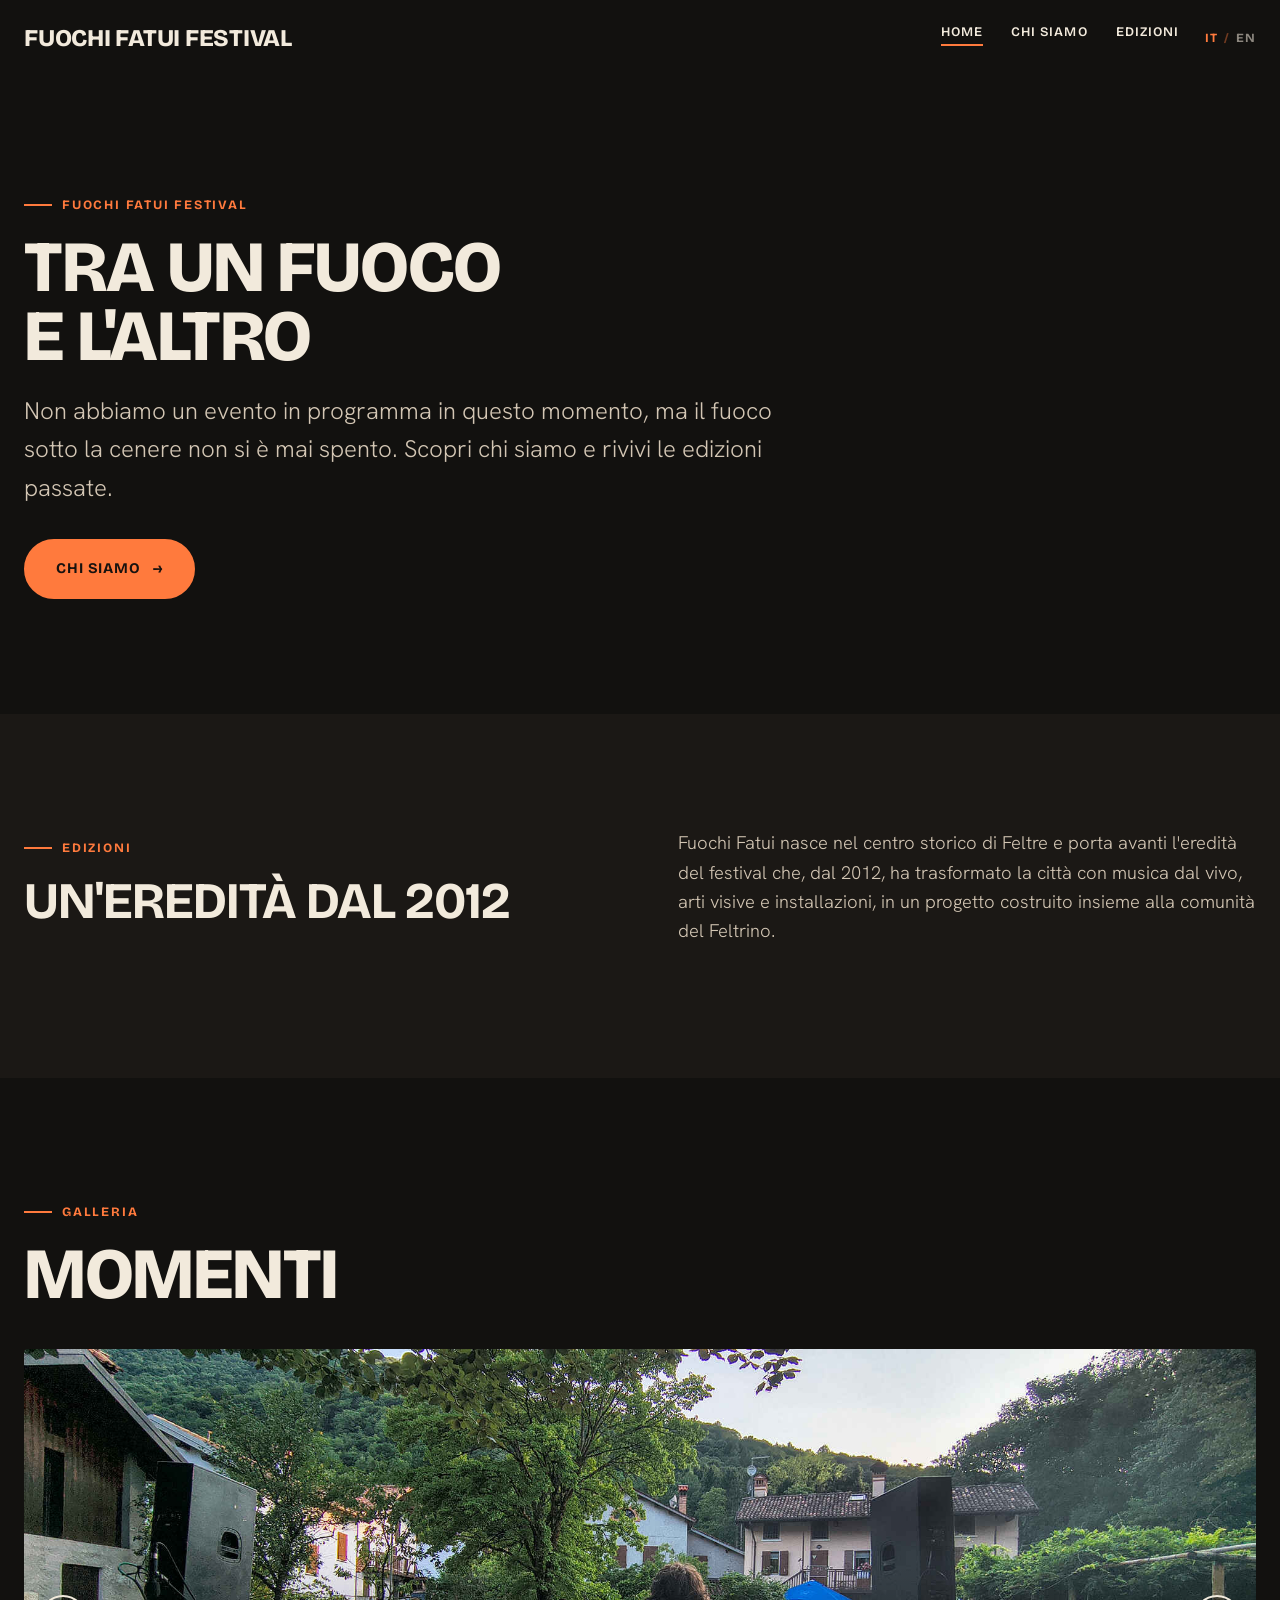
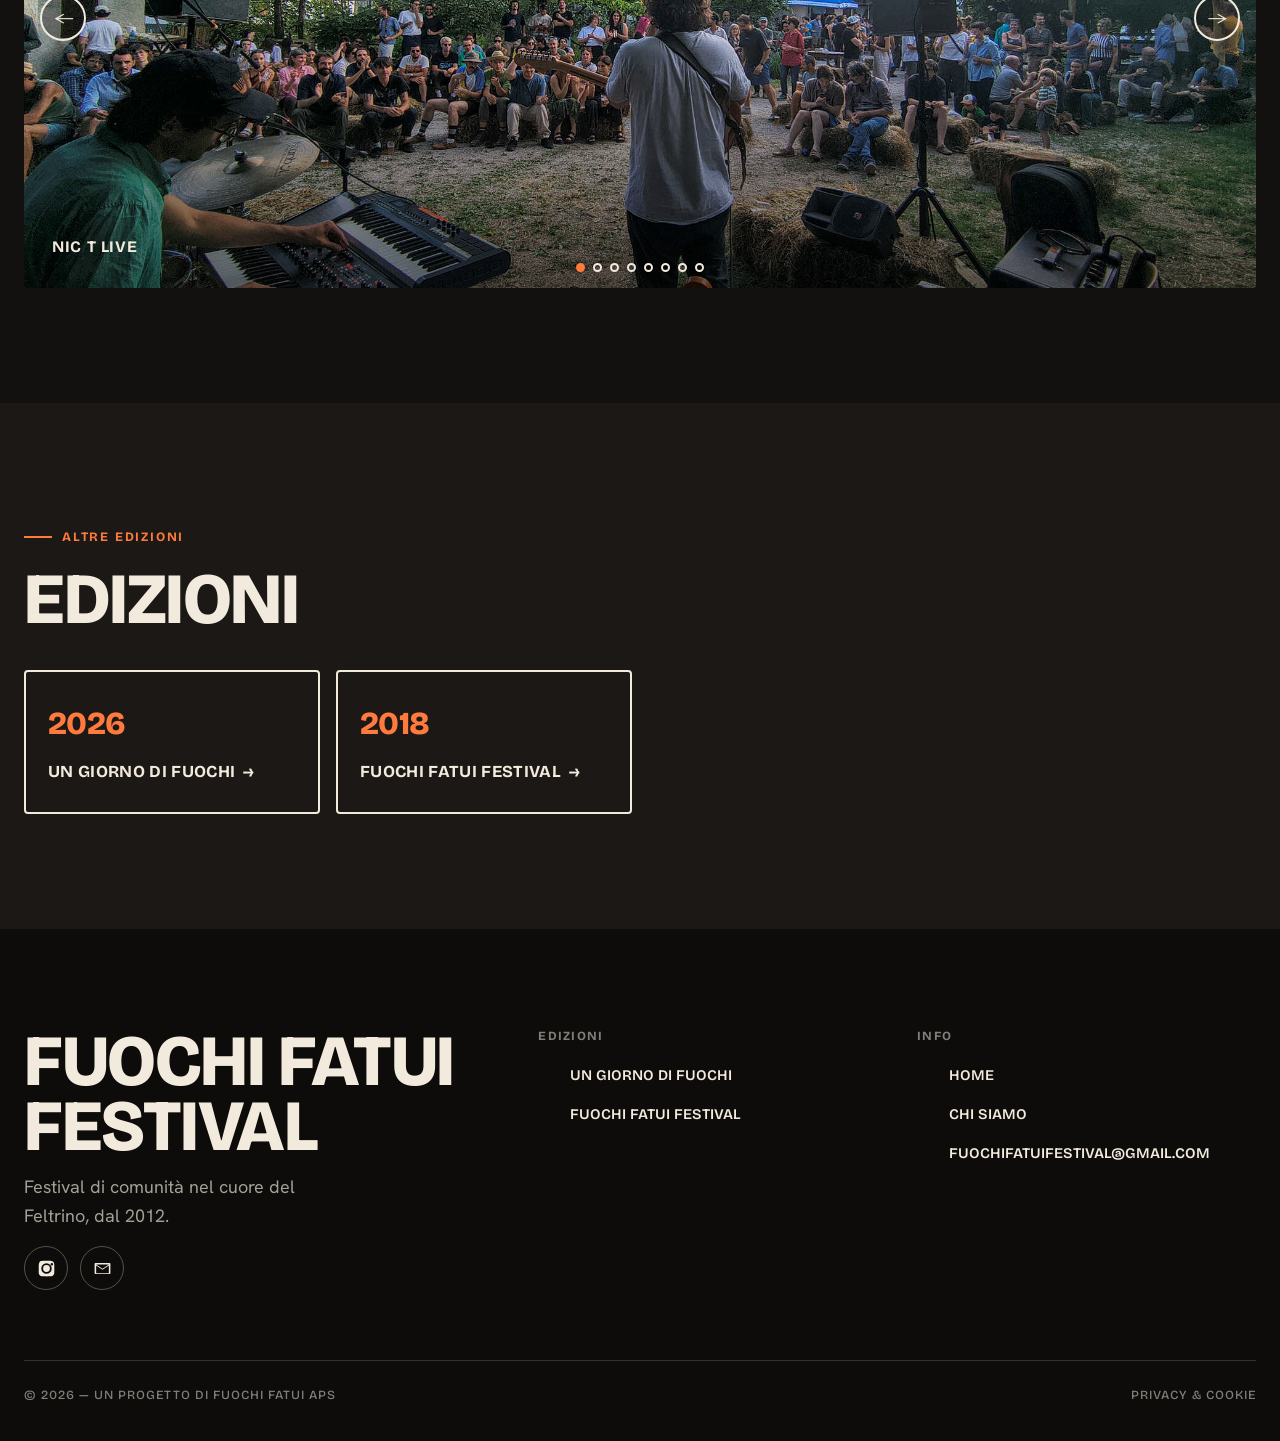
<file: index.html>
<!doctype html>
<html lang="it">
<head>
  <meta charset="utf-8">
  <meta name="viewport" content="width=device-width, initial-scale=1">
  <meta name="description" content="Fuochi Fatui Festival — Feltre (BL), dal 2012.">
  <!-- Font: per cambiarli aggiorna qui e le variabili --font- in style.css -->
  <link rel="preconnect" href="https://fonts.googleapis.com">
  <link rel="preconnect" href="https://fonts.gstatic.com" crossorigin>
  <link href="https://fonts.googleapis.com/css2?family=Bricolage+Grotesque:opsz,wght@12..96,400;12..96,600;12..96,700;12..96,800&family=Hanken+Grotesk:wght@400;500;600;700&display=swap" rel="stylesheet">
  <!-- Bootstrap 5: griglia e utility responsive -->
  <link href="https://cdn.jsdelivr.net/npm/bootstrap@5.3.3/dist/css/bootstrap.min.css" rel="stylesheet">
  <title>Fuochi Fatui Festival</title>
  <!-- Stile del sito: carica DOPO Bootstrap per avere la precedenza -->
  <link rel="stylesheet" href="assets/css/style.css">
</head>
<body>
  <!-- Tutta la pagina viene costruita qui dentro -->
  <main id="app"></main>

  <!-- SCRIPT: BASE="" perché questa pagina è nella cartella principale.
       Carichiamo: configurazione globale (con l'ID di Google Analytics),
       Google Analytics, dati delle edizioni passate, motore del sito,
       poi l'avvio. -->
  <script>window.BASE = "";</script>
  <script src="assets/js/config.js"></script>
  <script src="assets/js/ga.js"></script>
  <script src="assets/js/festival.js"></script>
  <script>
    /* Mostra la home: chi-siamo + carosello (nessun evento in programma).
       Quando annuncerai una nuova edizione, in config.js metti
       hasUpcoming:true, current:"<anno>", aggiungi lo script
       editions/<anno>/edition.js nella pagina dell'edizione: la home
       mostrerà automaticamente la pagina evento. */
    Festival.renderHome("#app");
  </script>
</body>
</html>
</file>
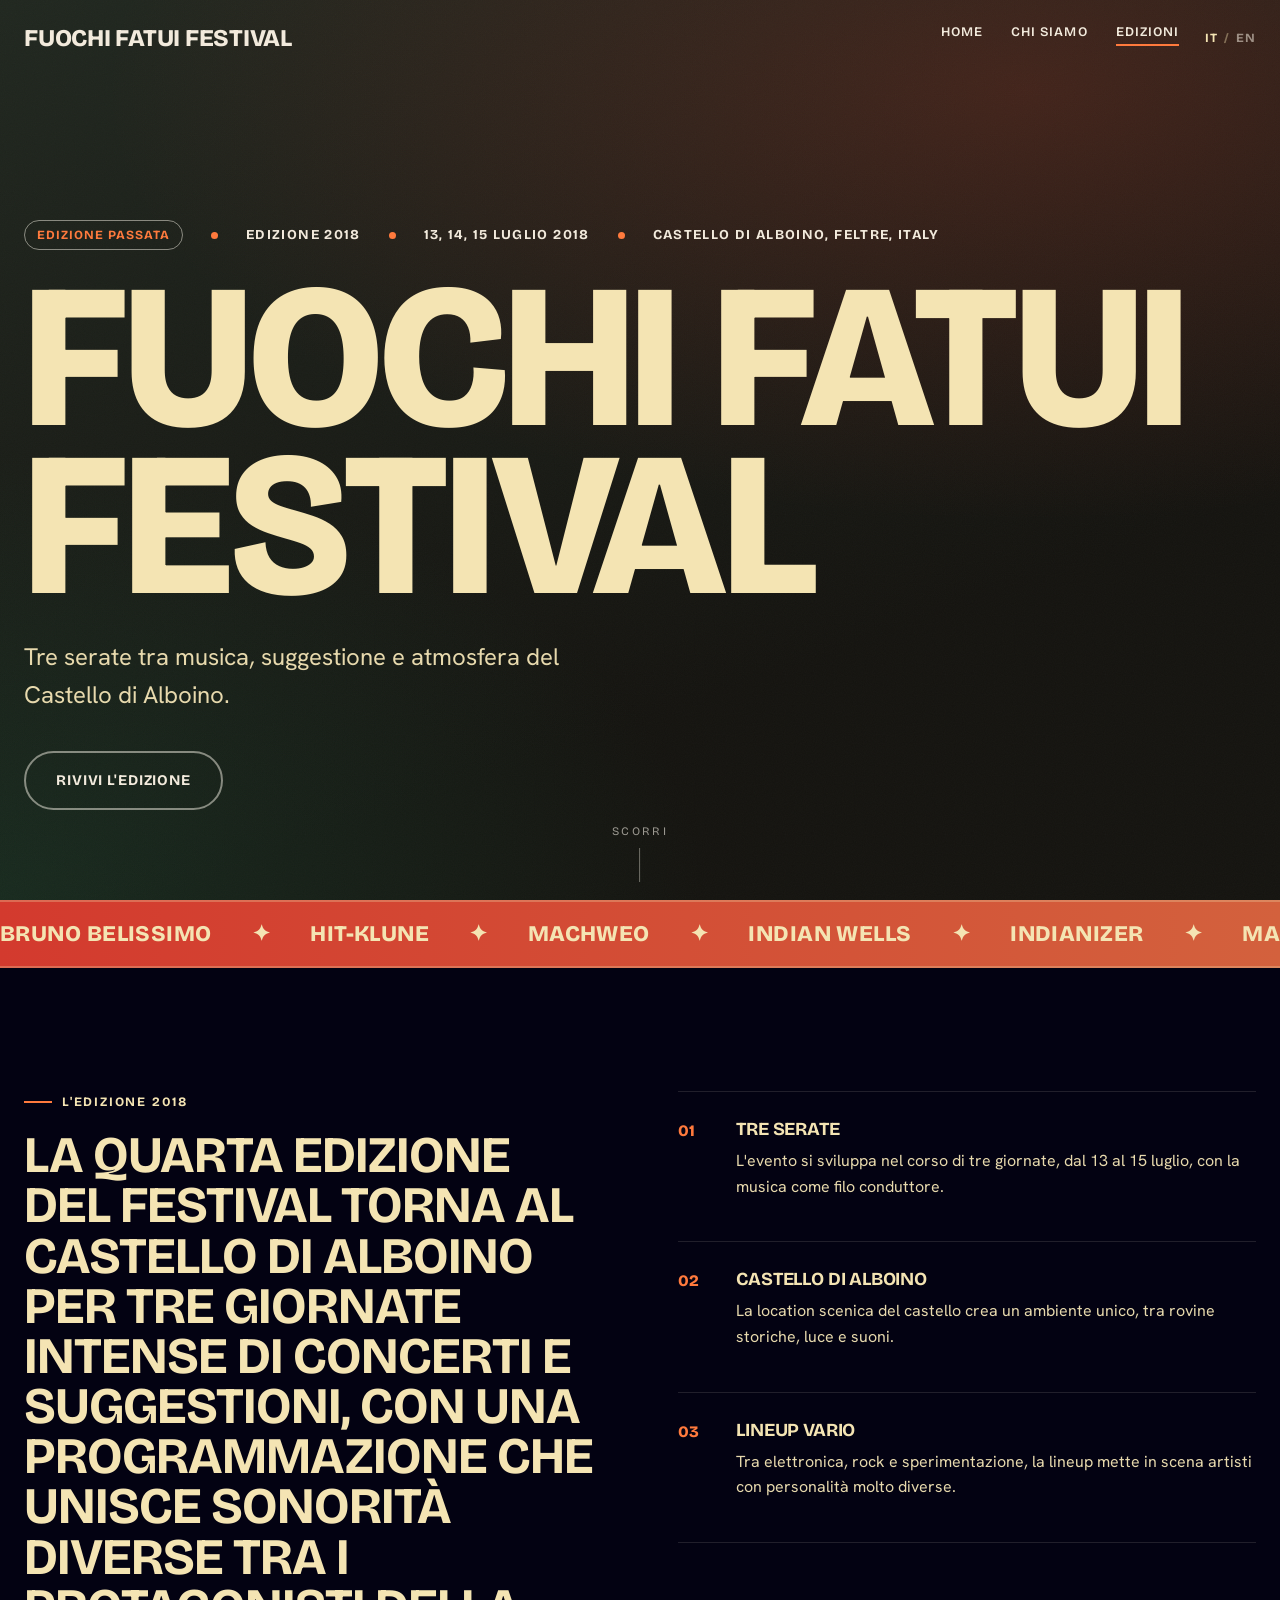
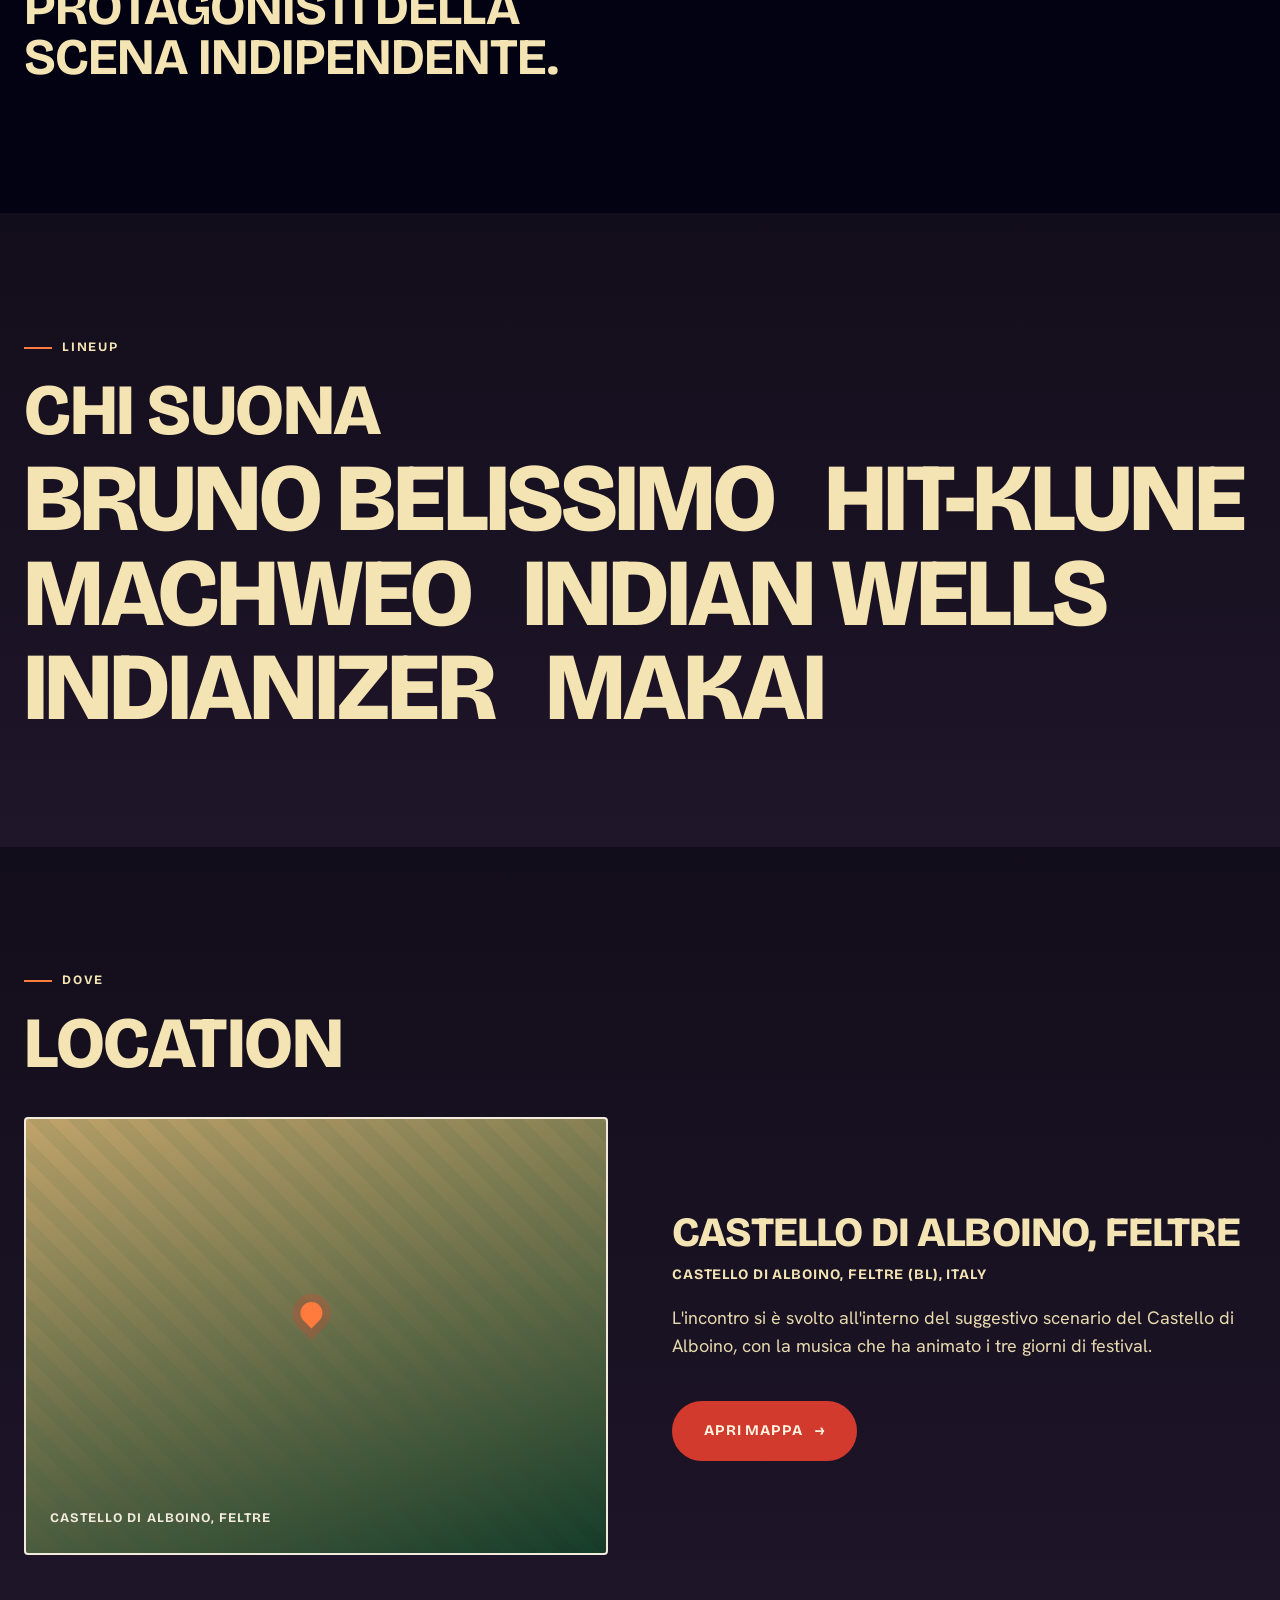
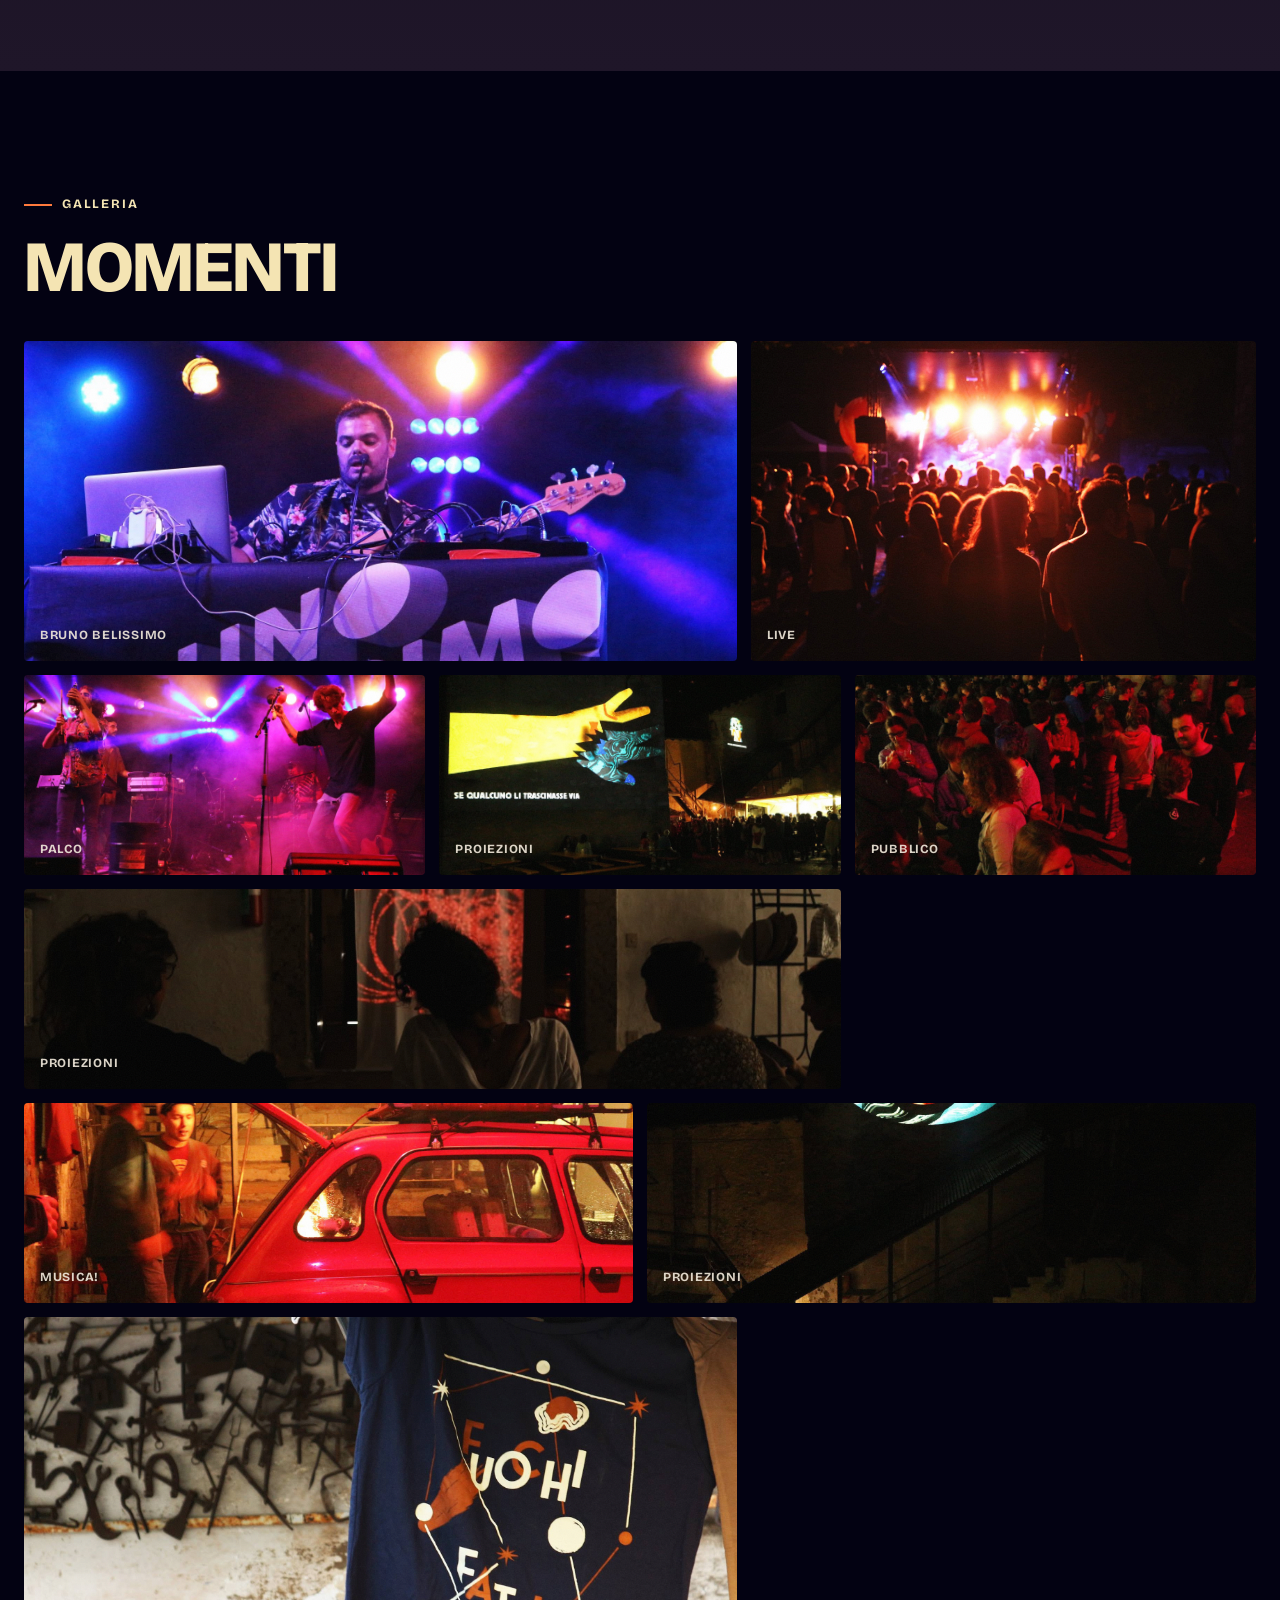
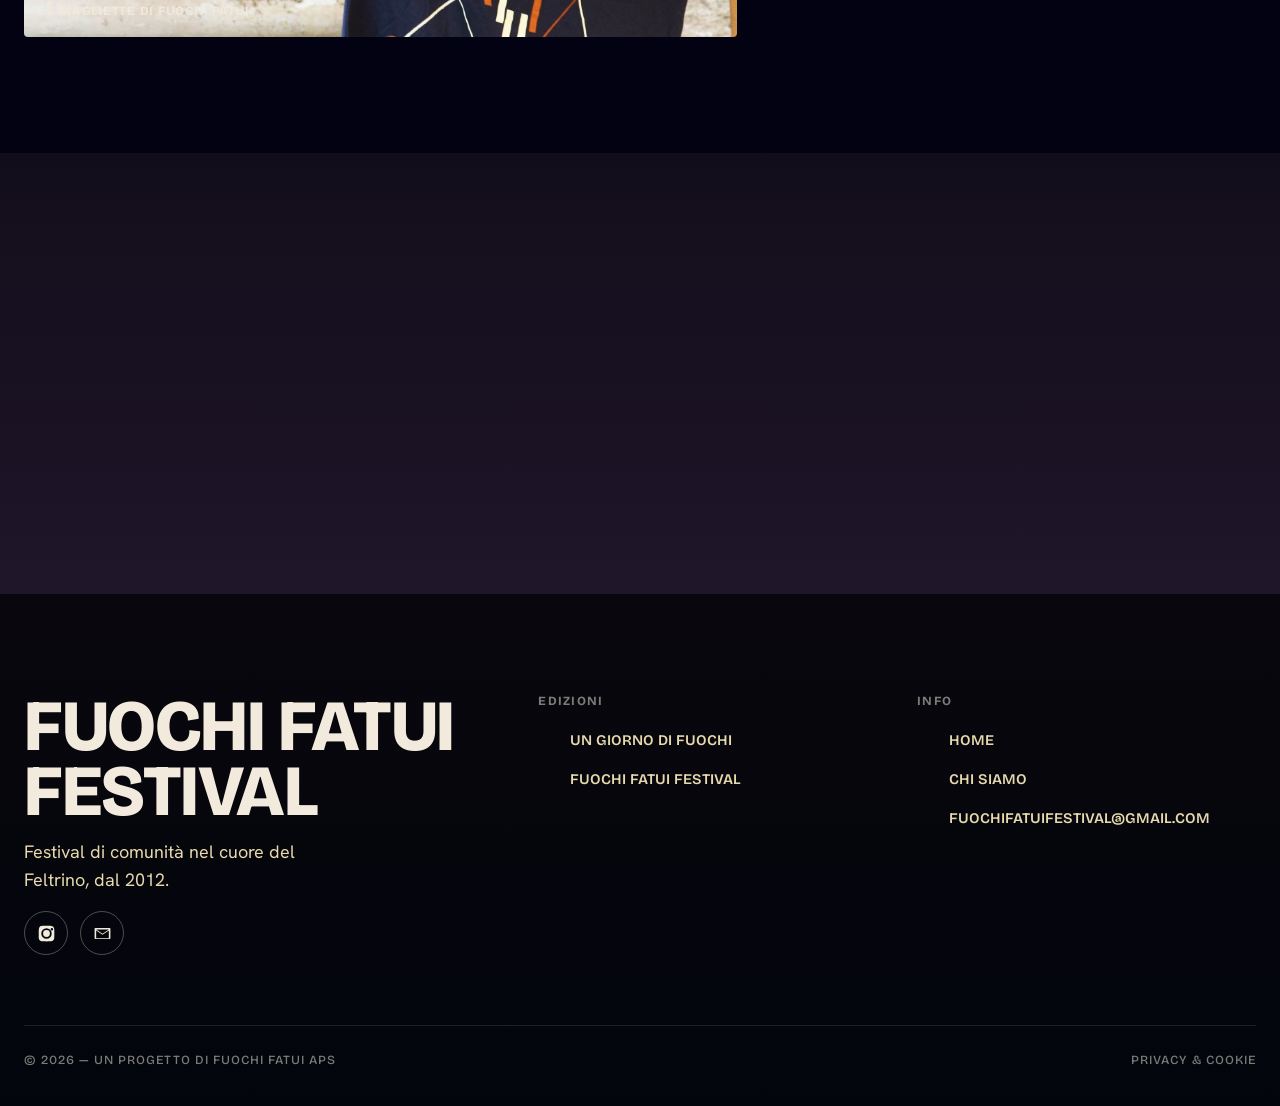
<file: editions/2018/index.html>
<!doctype html>
<html lang="it">
<head>
  <meta charset="utf-8">
  <meta name="viewport" content="width=device-width, initial-scale=1">
  <meta name="description" content="Fuochi Fatui Festival — Feltre (BL), dal 2012.">
  <link rel="preconnect" href="https://fonts.googleapis.com">
  <link rel="preconnect" href="https://fonts.gstatic.com" crossorigin>
  <link href="https://fonts.googleapis.com/css2?family=Bricolage+Grotesque:opsz,wght@12..96,400;12..96,600;12..96,700;12..96,800&family=Hanken+Grotesk:wght@400;500;600;700&display=swap" rel="stylesheet">
  <link href="https://cdn.jsdelivr.net/npm/bootstrap@5.3.3/dist/css/bootstrap.min.css" rel="stylesheet">
  <title>Fuochi Fatui Festival — Edizione 2018</title>
  <link rel="stylesheet" href="../../assets/css/style.css">
  <link rel="stylesheet" href="./style.css">
</head>
<body>
  <main id="app"></main>

  <script>window.BASE = "../../";</script>
  <script src="../../assets/js/config.js"></script>
  <script src="../../assets/js/ga.js"></script>
  <script src="./edition.js"></script>
  <script src="../../assets/js/festival.js"></script>
  <script>
    Festival.renderEdition("2018", "#app");
  </script>
</body>
</html>
</file>
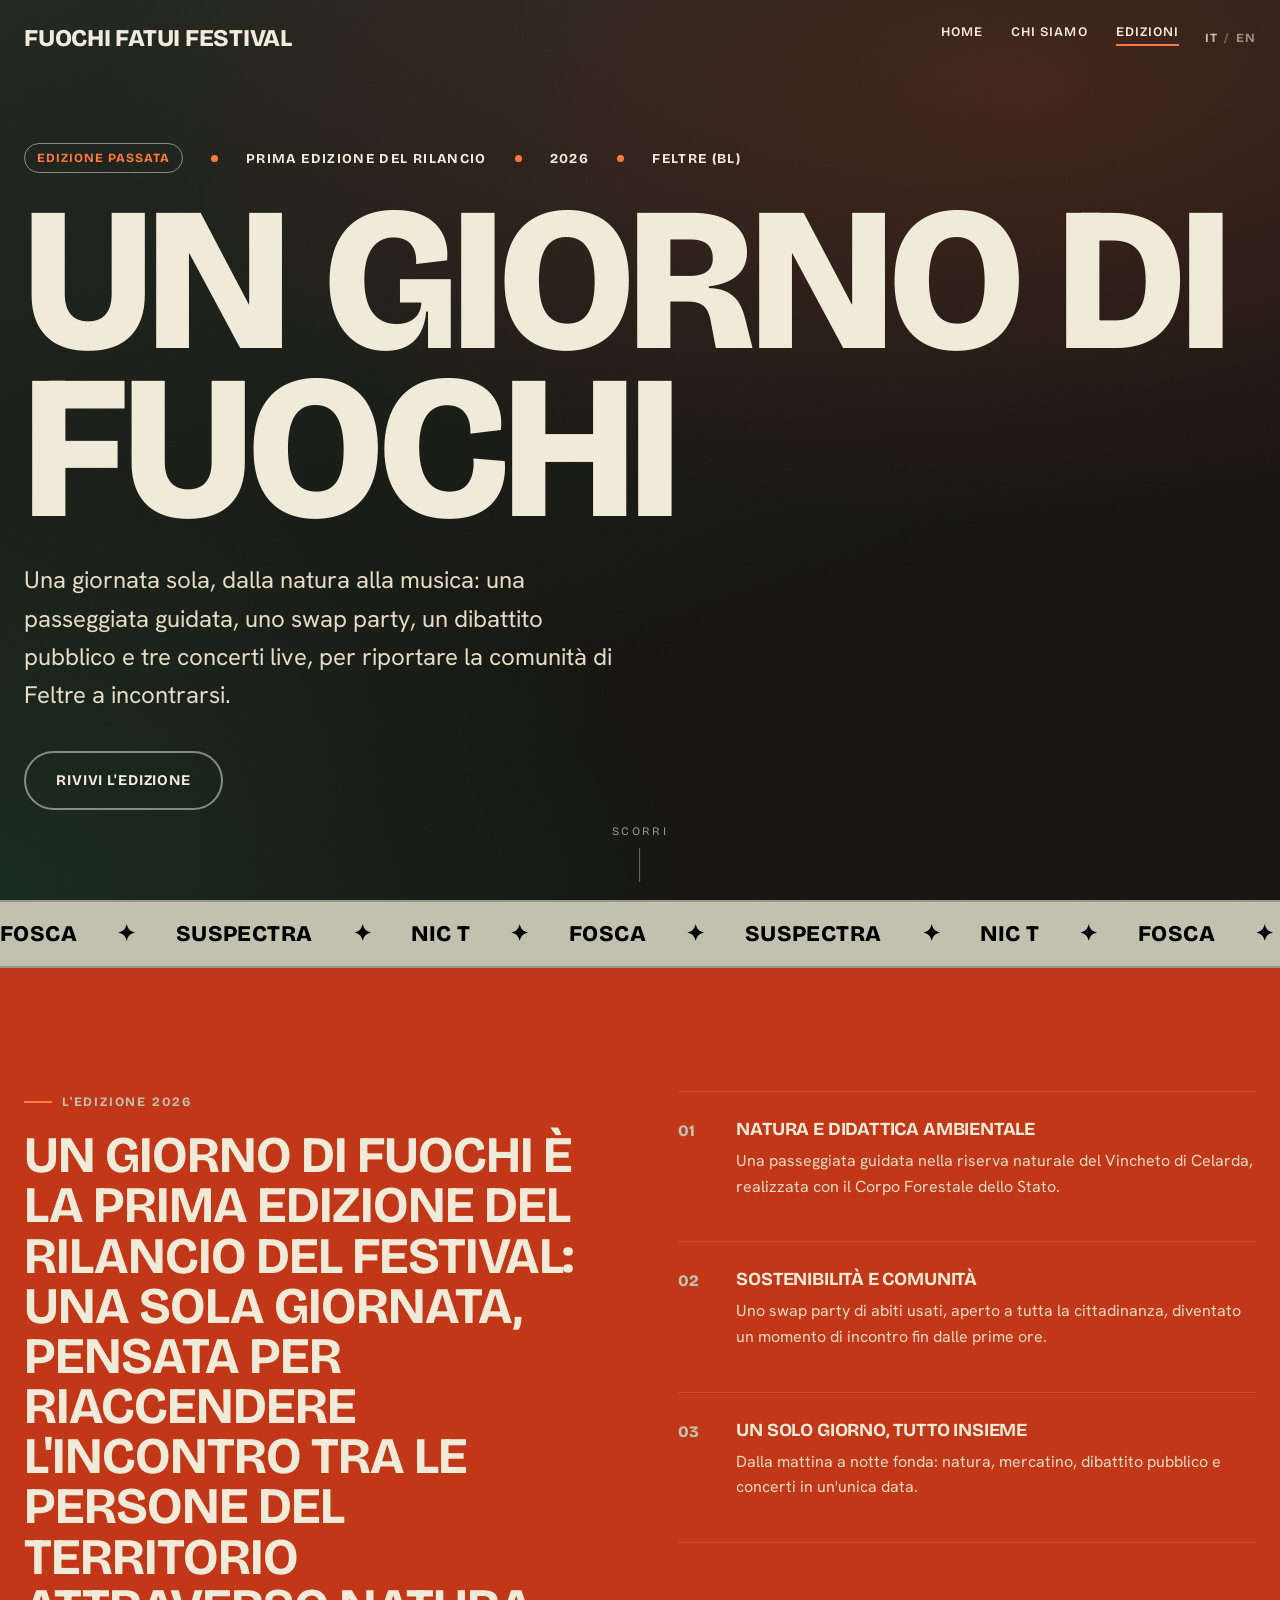
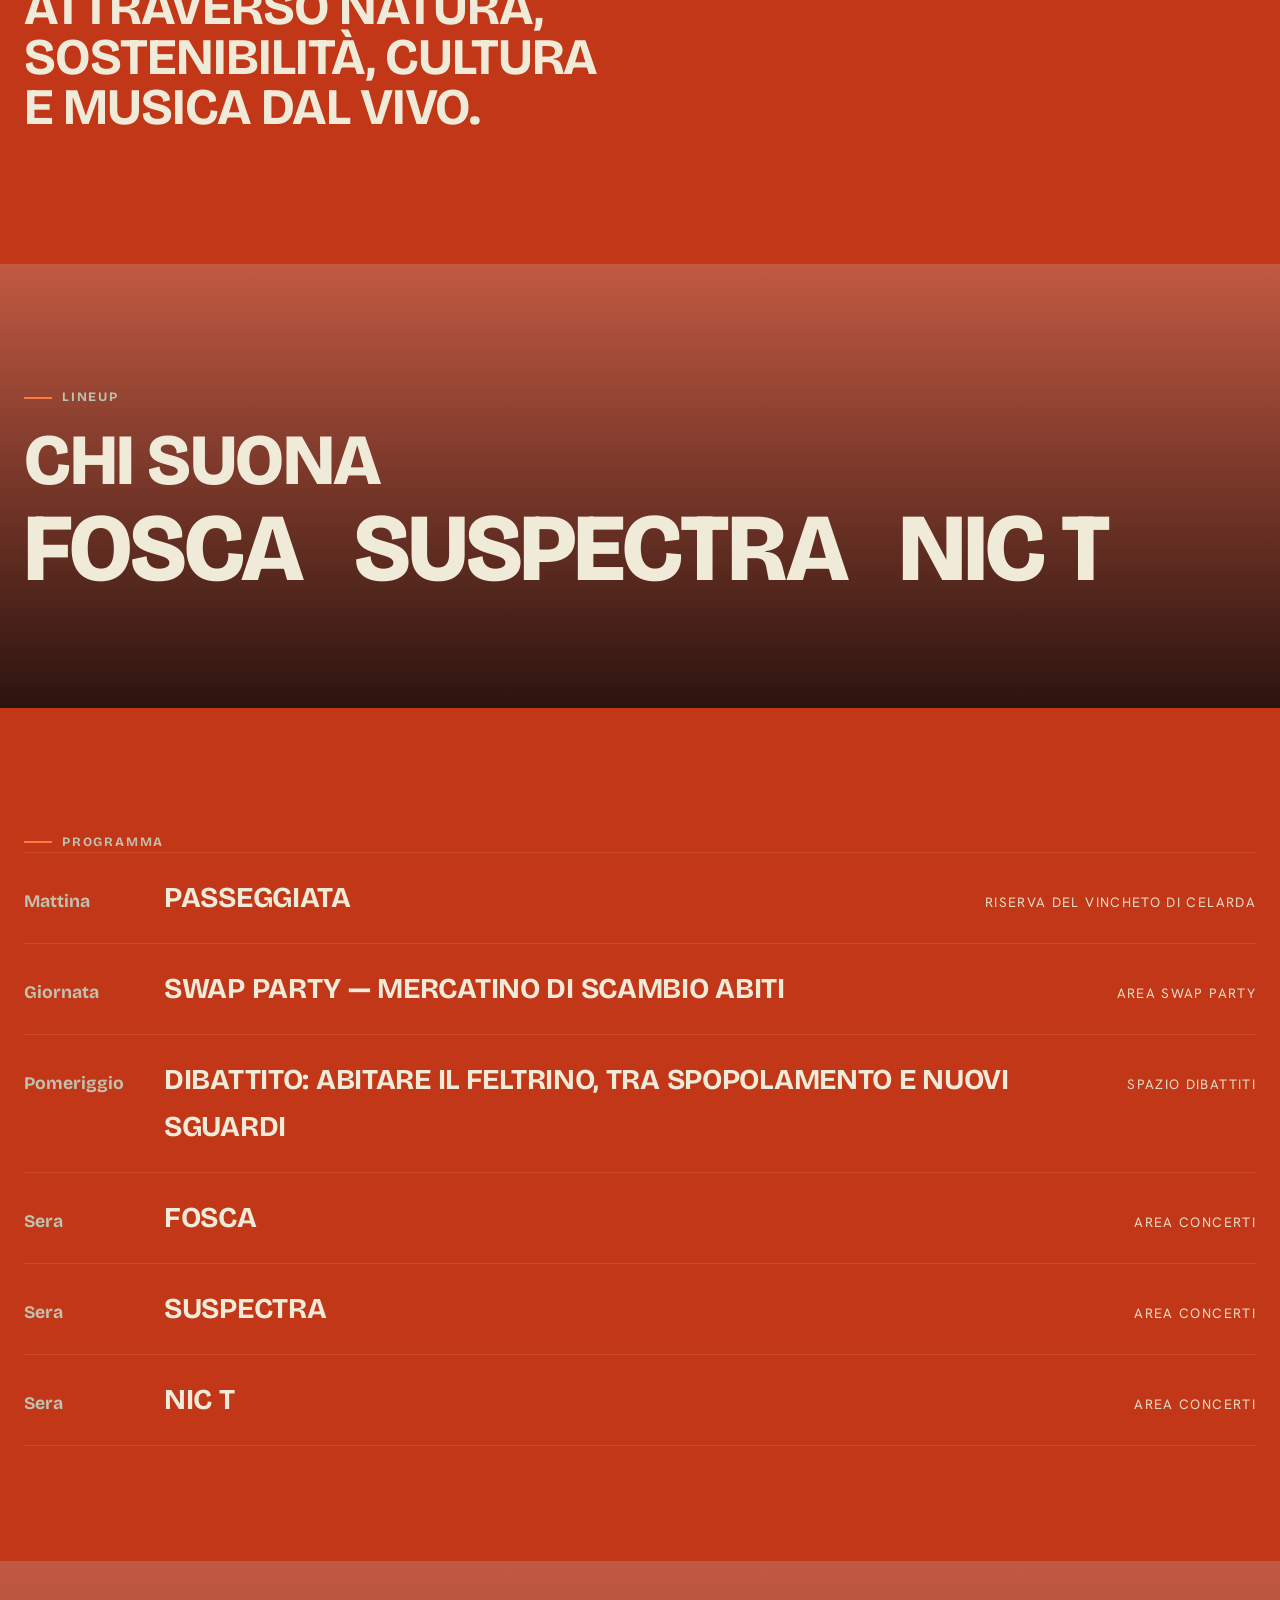
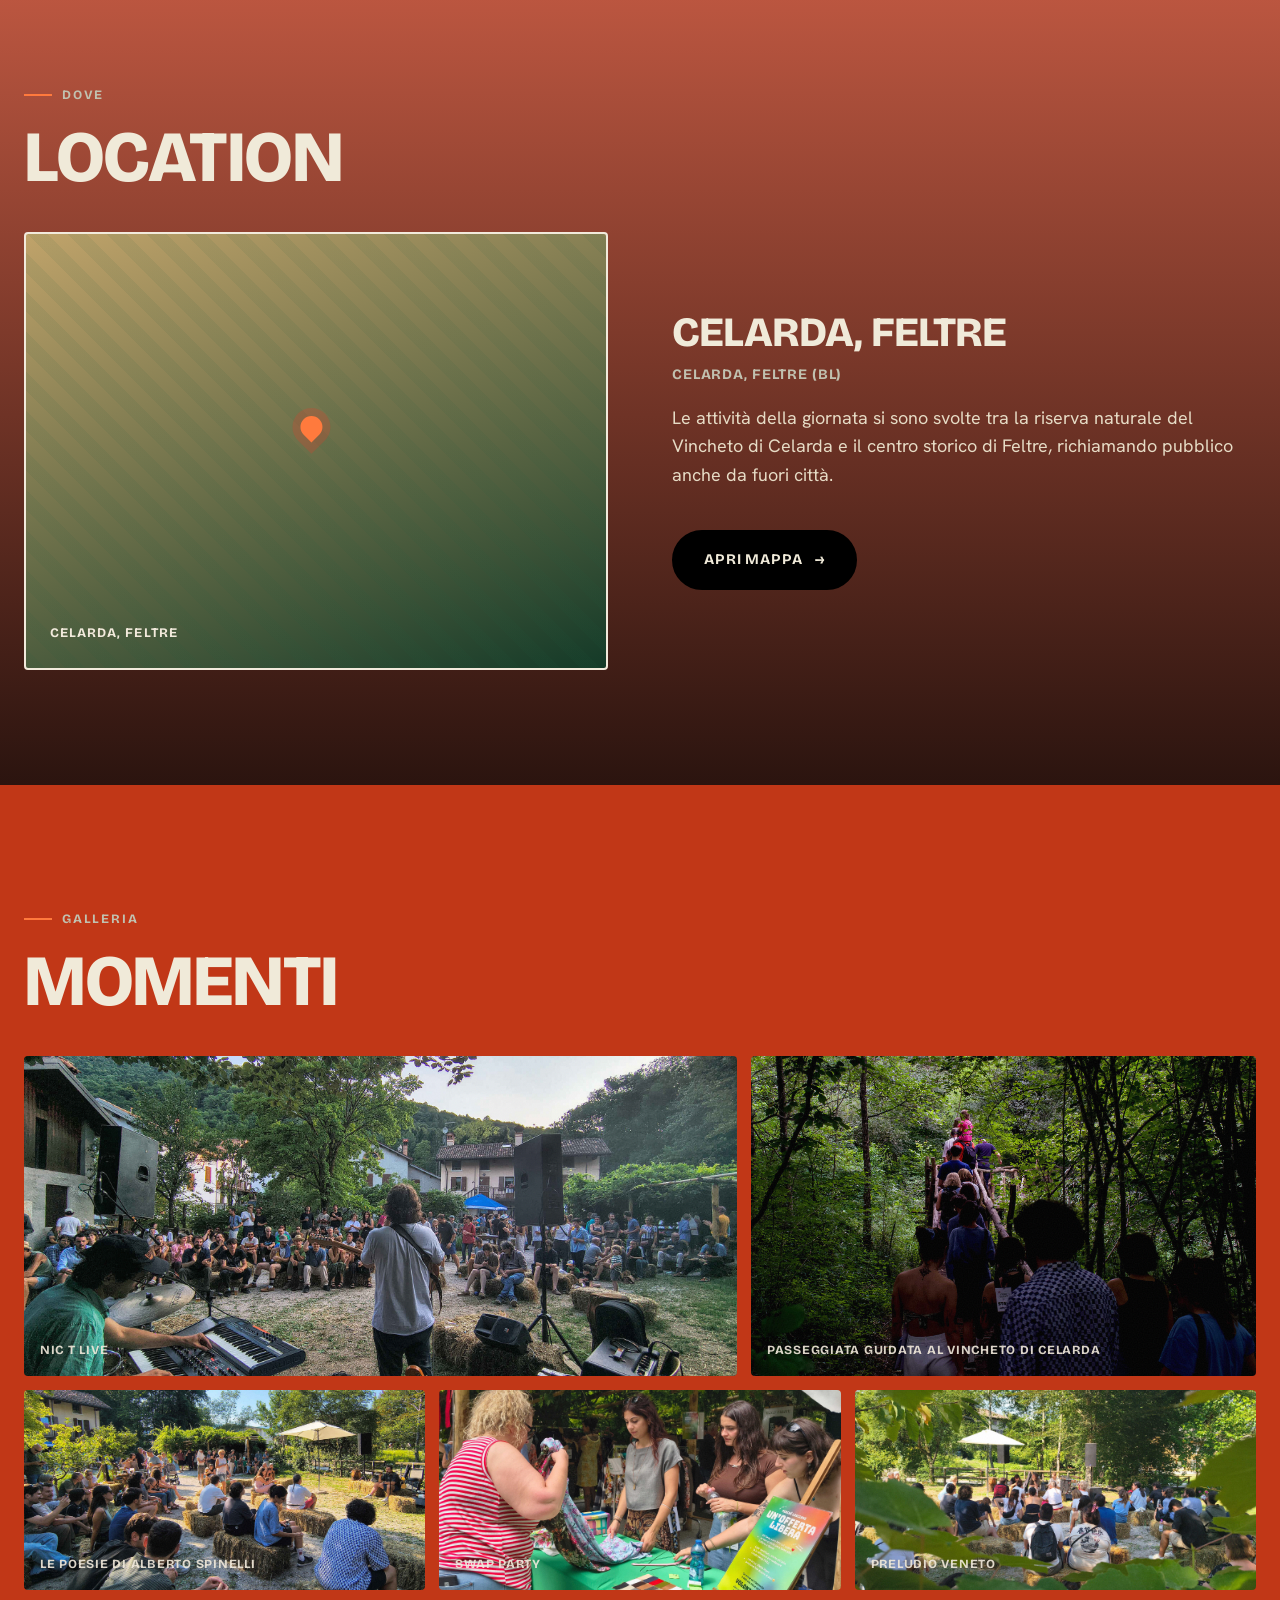
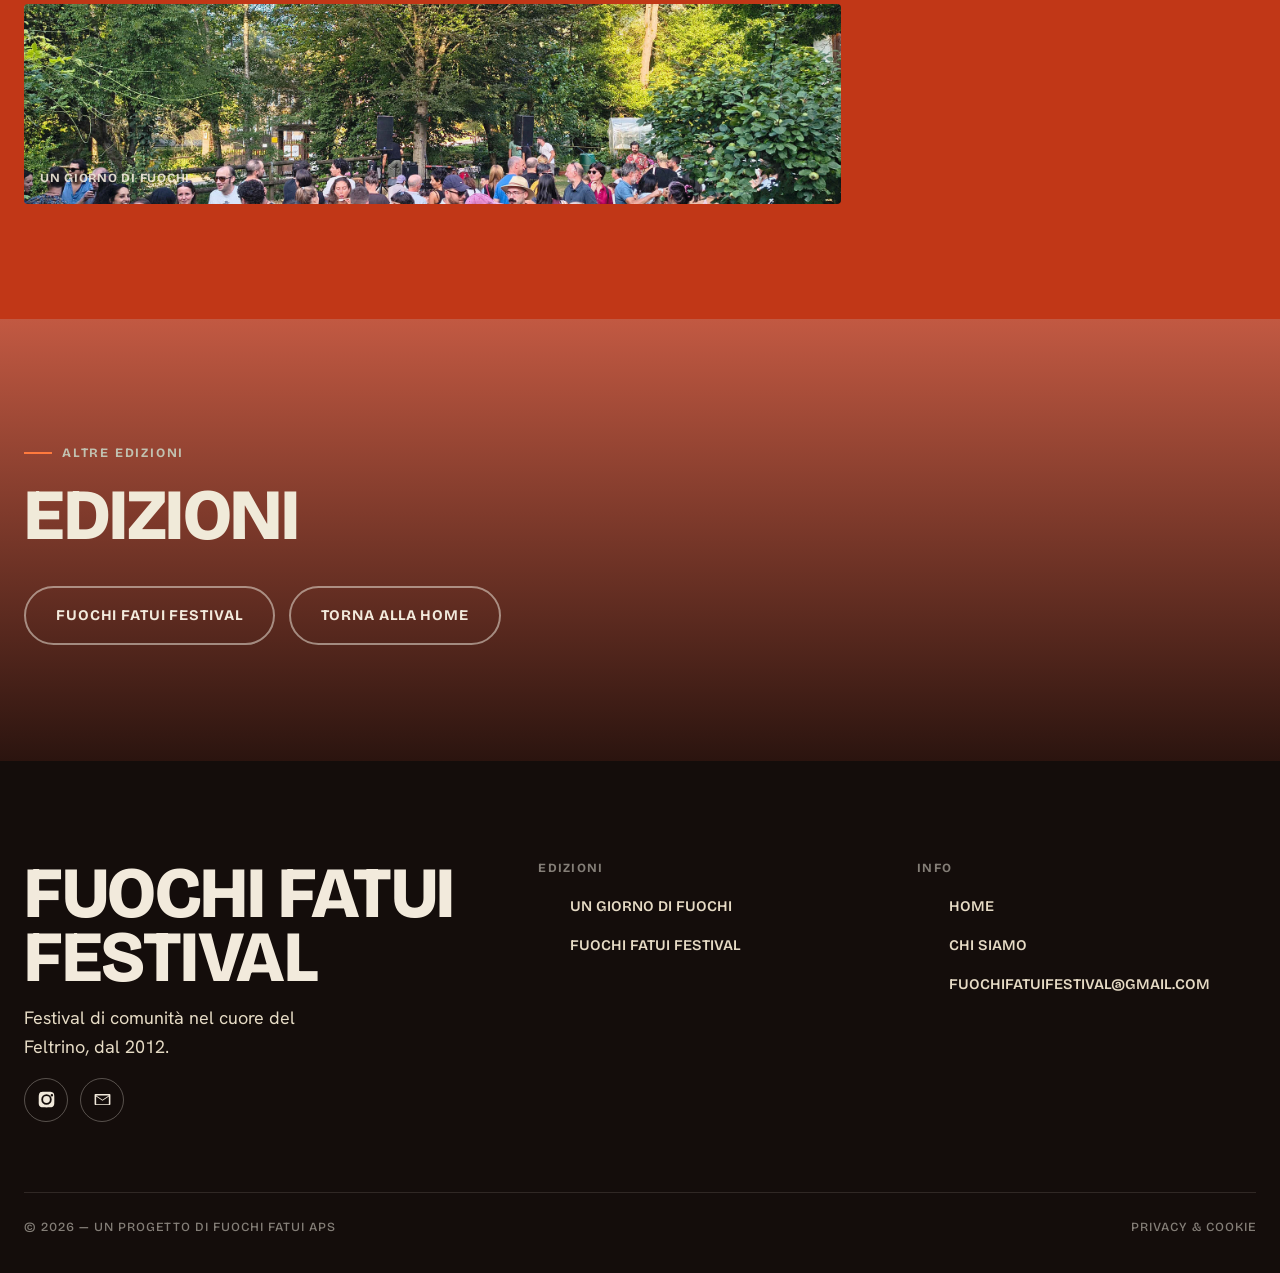
<file: editions/2026/index.html>
<!doctype html>
<html lang="it">
<head>
  <meta charset="utf-8">
  <meta name="viewport" content="width=device-width, initial-scale=1">
  <meta name="description" content="Fuochi Fatui Festival — Feltre (BL), dal 2012.">
  <!-- Font: per cambiarli aggiorna qui e le variabili --font- in style.css -->
  <link rel="preconnect" href="https://fonts.googleapis.com">
  <link rel="preconnect" href="https://fonts.gstatic.com" crossorigin>
  <link href="https://fonts.googleapis.com/css2?family=Bricolage+Grotesque:opsz,wght@12..96,400;12..96,600;12..96,700;12..96,800&family=Hanken+Grotesk:wght@400;500;600;700&display=swap" rel="stylesheet">
  <!-- Bootstrap 5: griglia e utility responsive -->
  <link href="https://cdn.jsdelivr.net/npm/bootstrap@5.3.3/dist/css/bootstrap.min.css" rel="stylesheet">
  <title>Un giorno di fuochi — Fuochi Fatui Festival</title>
  <!-- Stile del sito: percorso relativo perché siamo in editions/2026/ -->
  <link rel="stylesheet" href="../../assets/css/style.css">
  <link rel="stylesheet" href="./style.css">
</head>
<body>
  <!-- Tutta la pagina viene costruita qui dentro -->
  <main id="app"></main>

  <!-- SCRIPT: BASE="../../" perché questa pagina è due livelli sotto la
       radice (editions/2026/index.html). Per una nuova edizione passata
       copia questa cartella (vedi README). -->
  <script>window.BASE = "../../";</script>
  <script src="../../assets/js/config.js"></script>
  <script src="../../assets/js/ga.js"></script>
  <script src="./edition.js"></script>
  <script src="../../assets/js/festival.js"></script>
  <script>
    Festival.renderEdition("2026", "#app");
  </script>
</body>
</html>
</file>
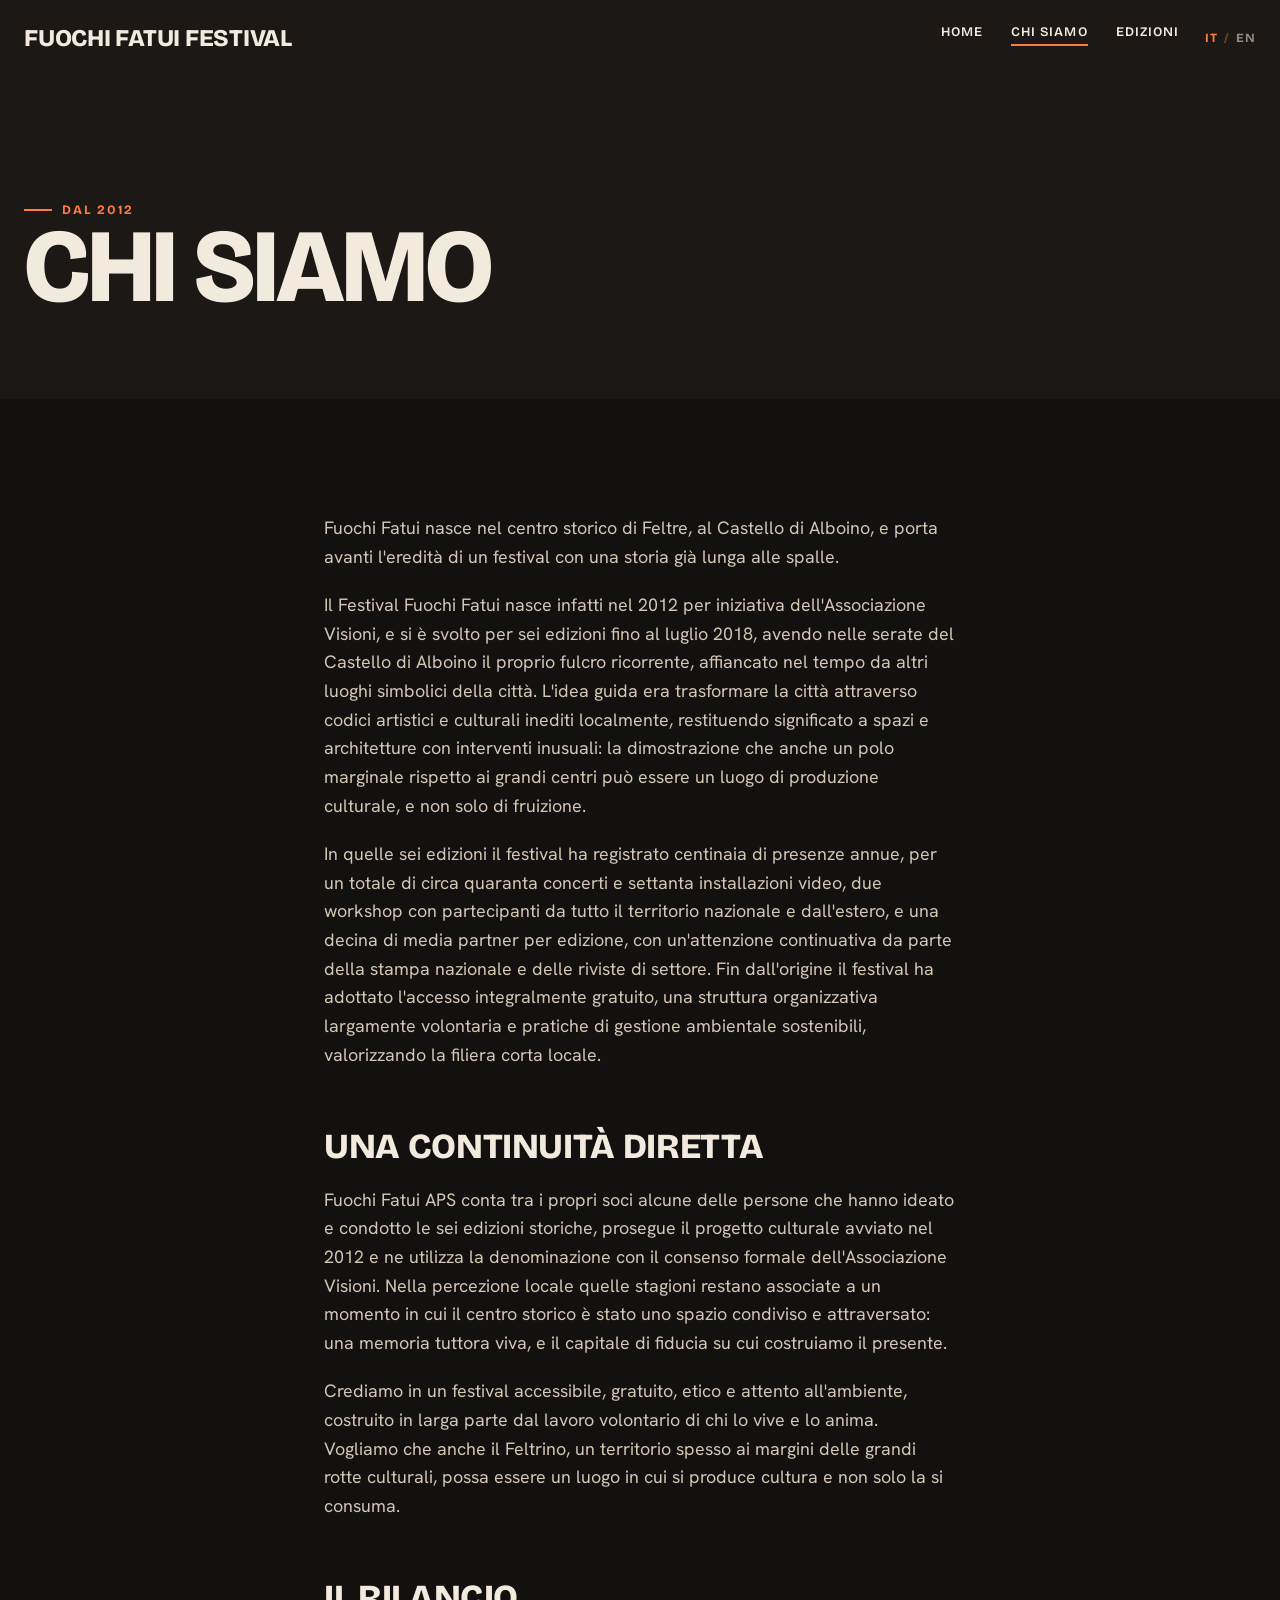
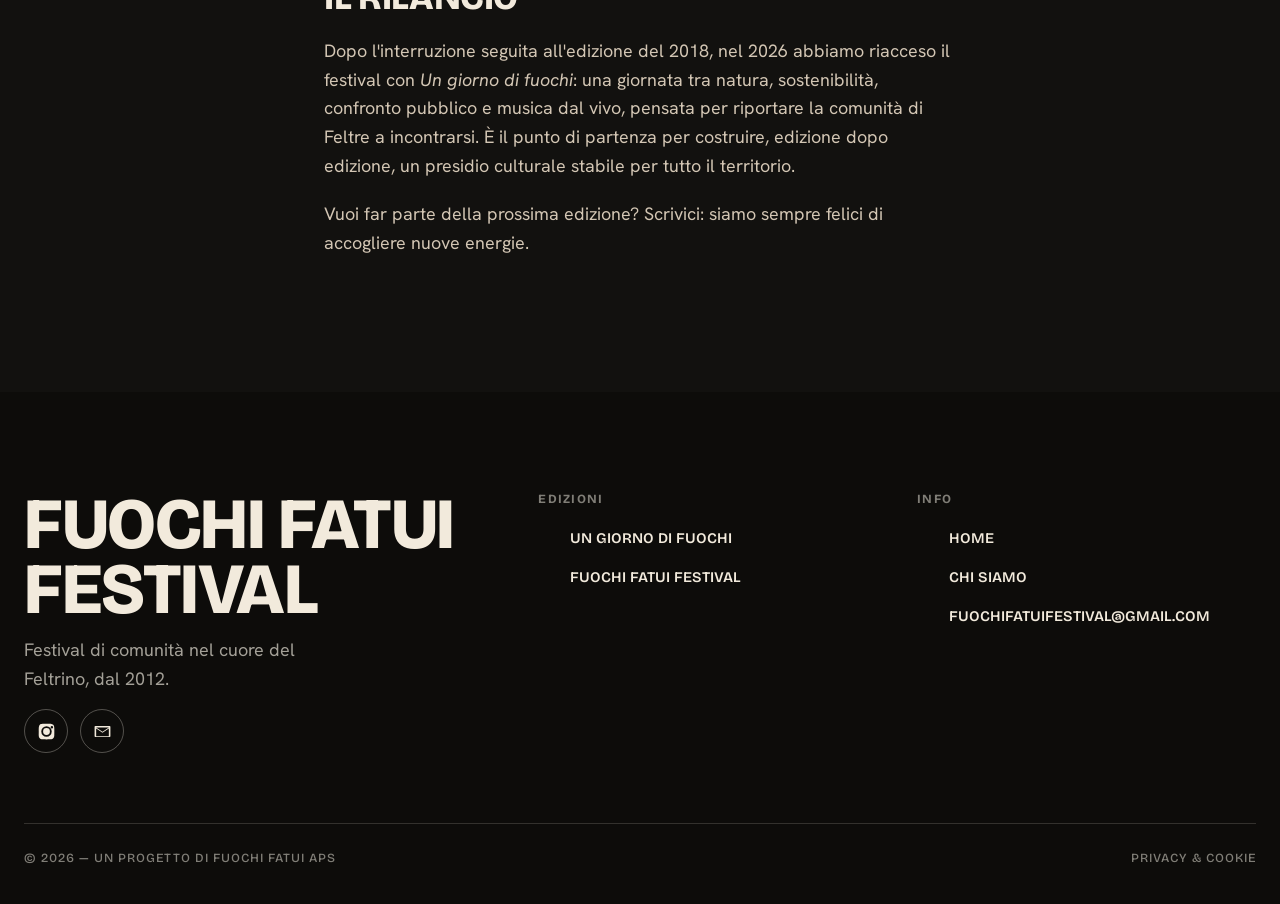
<file: chi-siamo.html>
<!doctype html>
<html lang="it">
<head>
  <meta charset="utf-8">
  <meta name="viewport" content="width=device-width, initial-scale=1">
  <meta name="description" content="Fuochi Fatui Festival — Feltre (BL), dal 2012.">
  <!-- Font: per cambiarli aggiorna qui e le variabili --font- in style.css -->
  <link rel="preconnect" href="https://fonts.googleapis.com">
  <link rel="preconnect" href="https://fonts.gstatic.com" crossorigin>
  <link href="https://fonts.googleapis.com/css2?family=Bricolage+Grotesque:opsz,wght@12..96,400;12..96,600;12..96,700;12..96,800&family=Hanken+Grotesk:wght@400;500;600;700&display=swap" rel="stylesheet">
  <!-- Bootstrap 5: griglia e utility responsive -->
  <link href="https://cdn.jsdelivr.net/npm/bootstrap@5.3.3/dist/css/bootstrap.min.css" rel="stylesheet">
  <title>Chi siamo — Fuochi Fatui Festival</title>
  <link rel="stylesheet" href="assets/css/style.css">
</head>
<body>
  <section class="page-hero">
    <div class="wrap">
      <span class="eyebrow" data-lang="it">Dal 2012</span>
      <span class="eyebrow" data-lang="en">Since 2012</span>
      <h1 class="title" data-lang="it">Chi siamo</h1>
      <h1 class="title" data-lang="en">About us</h1>
    </div>
  </section>

  <section class="section">
    <div class="wrap prose">
      <div data-lang="it">
      <p>Fuochi Fatui nasce nel centro storico di Feltre, al Castello di Alboino, e porta avanti l'eredità di un festival con una storia già lunga alle spalle.</p>
      <p>Il Festival Fuochi Fatui nasce infatti nel 2012 per iniziativa dell'Associazione Visioni, e si è svolto per sei edizioni fino al luglio 2018, avendo nelle serate del Castello di Alboino il proprio fulcro ricorrente, affiancato nel tempo da altri luoghi simbolici della città. L'idea guida era trasformare la città attraverso codici artistici e culturali inediti localmente, restituendo significato a spazi e architetture con interventi inusuali: la dimostrazione che anche un polo marginale rispetto ai grandi centri può essere un luogo di produzione culturale, e non solo di fruizione.</p>
      <p>In quelle sei edizioni il festival ha registrato centinaia di presenze annue, per un totale di circa quaranta concerti e settanta installazioni video, due workshop con partecipanti da tutto il territorio nazionale e dall'estero, e una decina di media partner per edizione, con un'attenzione continuativa da parte della stampa nazionale e delle riviste di settore. Fin dall'origine il festival ha adottato l'accesso integralmente gratuito, una struttura organizzativa largamente volontaria e pratiche di gestione ambientale sostenibili, valorizzando la filiera corta locale.</p>
      <h2>Una continuità diretta</h2>
      <p>Fuochi Fatui APS conta tra i propri soci alcune delle persone che hanno ideato e condotto le sei edizioni storiche, prosegue il progetto culturale avviato nel 2012 e ne utilizza la denominazione con il consenso formale dell'Associazione Visioni. Nella percezione locale quelle stagioni restano associate a un momento in cui il centro storico è stato uno spazio condiviso e attraversato: una memoria tuttora viva, e il capitale di fiducia su cui costruiamo il presente.</p>
      <p>Crediamo in un festival accessibile, gratuito, etico e attento all'ambiente, costruito in larga parte dal lavoro volontario di chi lo vive e lo anima. Vogliamo che anche il Feltrino, un territorio spesso ai margini delle grandi rotte culturali, possa essere un luogo in cui si produce cultura e non solo la si consuma.</p>
      <h2>Il rilancio</h2>
      <p>Dopo l'interruzione seguita all'edizione del 2018, nel 2026 abbiamo riacceso il festival con <em>Un giorno di fuochi</em>: una giornata tra natura, sostenibilità, confronto pubblico e musica dal vivo, pensata per riportare la comunità di Feltre a incontrarsi. È il punto di partenza per costruire, edizione dopo edizione, un presidio culturale stabile per tutto il territorio.</p>
      <p>Vuoi far parte della prossima edizione? Scrivici: siamo sempre felici di accogliere nuove energie.</p>
      </div>
      <div data-lang="en">
      <p>Fuochi Fatui was born in Feltre's historic centre, at Alboino Castle, and carries forward the legacy of a festival with a long history behind it.</p>
      <p>The Fuochi Fatui Festival was in fact founded in 2012 by Associazione Visioni, and ran for six editions until July 2018, with the evenings at Castello di Alboino as its recurring hub, later joined by other symbolic locations across the city. The guiding idea was to transform the city through artistic and cultural codes never seen there before, giving new meaning to spaces and buildings through unusual interventions: proof that even a place on the margins of the major cultural circuits can produce culture, not just host it.</p>
      <p>Over those six editions, the festival consistently drew hundreds of visitors each year, with around forty concerts and seventy video installations in total, two workshops with participants from across Italy and abroad, and about ten media partners per edition, alongside ongoing coverage from the national press and specialist magazines. From the very beginning the festival was free to attend, run largely by volunteers, and committed to sustainable environmental practices that supported the local short supply chain.</p>
      <h2>A direct continuity</h2>
      <p>Fuochi Fatui APS counts among its members some of the people who conceived and ran the six historic editions, continues the cultural project started in 2012, and uses its name with the formal consent of Associazione Visioni. In local memory, those seasons are still linked to a time when the historic centre was a shared, lively public space — a memory that is still very much alive, and the capital of trust we build on today.</p>
      <p>We believe in a festival that is accessible, free, ethical and environmentally conscious, built for the most part by the volunteer work of the people who bring it to life. We want the Feltre area, a territory often on the edge of major cultural routes, to be a place where culture is produced, not just consumed.</p>
      <h2>The relaunch</h2>
      <p>After the pause that followed the 2018 edition, in 2026 we relit the festival with <em>Un giorno di fuochi</em> ("A day of wildfires"): a day of nature, sustainability, public dialogue and live music, designed to bring the Feltre community back together. It's the starting point for building, edition after edition, a lasting cultural presence across the whole area.</p>
      <p>Want to be part of the next edition? Write to us: we are always happy to welcome new energy.</p>
      </div>
    </div>
  </section>

  <script>window.BASE = "";</script>
  <script src="assets/js/config.js"></script>
  <script src="assets/js/ga.js"></script>
  <script src="assets/js/festival.js"></script>
  <script>Festival.renderShell("chi-siamo");</script>
</body>
</html>
</file>
<file: assets/css/style.css>
/* ============================================================================
RADURA FESTIVAL — Foglio di stile principale
----------------------------------------------------------------------------
PER CAMBIARE COLORI E FONT, MODIFICA SOLO IL BLOCCO :root QUI SOTTO.
Tutto il resto del sito usa queste variabili: cambia un valore qui e
l'intero sito si aggiorna.
========================================================================= */

:root {
  /* ---- COLORI -------------------------------------------------------- */
  --bg: #12110f; /* sfondo principale scuro */
  --bg-2: #1b1815; /* sfondo sezioni alternate */
  --ink: #f2eadc; /* testo principale chiaro */
  --ink-soft: #d3c6b4; /* testo secondario / didascalie */
  --accent: #ff7a3d; /* colore primario caldo e leggibile */
  --accent-2: #c0a36a; /* colore secondario dorato */
  --line: rgba(242, 234, 220, .12); /* bordi e separatori */
  --dark: #0d0c0a; /* sfondi molto scuri */
  --on-dark: #f2eadc; /* testo sui fondi scuri */

  /* ---- FONT ---------------------------------------------------------- */
  --font-display: "Bricolage Grotesque", "Arial Black", sans-serif; /* titoli */
  --font-body: "Hanken Grotesk", system-ui, sans-serif; /* testo */

  /* ---- MISURE -------------------------------------------------------- */
  --maxw: 1280px;
  --radius: 4px;
  --nav-h: 76px;
}

/* ============================================================================
BASE
========================================================================= */
* { box-sizing: border-box; margin: 0; padding: 0; }

html { scroll-behavior: smooth; }

body {
  font-family: var(--font-body);
  background: var(--bg);
  color: var(--ink);
  font-size: 18px;
  line-height: 1.6;
  -webkit-font-smoothing: antialiased;
  overflow-x: hidden;
}

img { max-width: 100%; display: block; }

a { color: inherit; text-decoration: none; }

::selection { background: var(--accent); color: #fff; }

.wrap { width: 100%; max-width: var(--maxw); margin: 0 auto; padding: 0 24px; }

.section { padding: clamp(56px, 9vw, 140px) 0; }
.section--alt { background: var(--bg-2); }
.section--dark { background: var(--dark); color: var(--on-dark); }

/* Display typography ------------------------------------------------------ */
.display {
  font-family: var(--font-display);
  font-weight: 800;
  line-height: .92;
  letter-spacing: -.02em;
  text-transform: uppercase;
}

.eyebrow {
  font-family: var(--font-display);
  font-weight: 700;
  text-transform: uppercase;
  letter-spacing: .14em;
  font-size: .8rem;
  color: var(--accent);
  display: inline-flex;
  align-items: center;
  gap: 10px;
}

.eyebrow::before {
  content: "";
  width: 28px; height: 2px;
  background: var(--accent);
  display: inline-block;
}

.section-title {
  font-family: var(--font-display);
  font-weight: 800;
  text-transform: uppercase;
  letter-spacing: -.02em;
  line-height: .95;
  font-size: clamp(2.2rem, 6vw, 4.5rem);
  margin: 18px 0 0;
}

.lead { font-size: clamp(1.1rem, 2vw, 1.5rem); color: var(--ink-soft); max-width: 60ch; }

/* Buttons ----------------------------------------------------------------- */
.btn-x {
  display: inline-flex;
  align-items: center;
  gap: 12px;
  font-family: var(--font-display);
  font-weight: 700;
  text-transform: uppercase;
  letter-spacing: .06em;
  font-size: .92rem;
  padding: 16px 30px;
  border: 2px solid var(--ink);
  border-radius: 999px;
  background: var(--ink);
  color: var(--bg);
  cursor: pointer;
  transition: transform .25s ease, background .25s ease, color .25s ease;
}
.btn-x:hover { background: var(--accent); border-color: var(--accent); color: #17120f; transform: translateY(-2px); }
.btn-x--ghost { background: transparent; color: var(--ink); }
.btn-x--ghost:hover { background: var(--ink); color: var(--bg); }
.btn-x .arr { transition: transform .25s ease; }
.btn-x:hover .arr { transform: translateX(4px); }

/* ============================================================================
NAVBAR
----------------------------------------------------------------------------
Il colore del testo segue lo sfondo:
- di default scuro (per pagine con sfondo chiaro)
- chiaro sulle pagine con hero scuro (classe .nav--on-dark) finché è in cima
- di nuovo scuro quando la barra diventa piena (.is-solid)
========================================================================= */
.nav {
  position: fixed; inset: 0 0 auto 0;
  height: var(--nav-h);
  display: flex; align-items: center;
  z-index: 1000;
  color: var(--ink);
  transition: background .3s ease, box-shadow .3s ease, color .3s ease;
}
.nav--on-dark:not(.is-solid) { color: var(--on-dark); }
.nav.is-solid {
  background: rgba(18, 17, 15, .95);
  box-shadow: 0 1px 0 var(--line);
  color: var(--ink);
}

.nav .wrap { display: flex; align-items: center; justify-content: space-between; }
.nav-right { display: flex; align-items: center; gap: 26px; }

.brand {
  font-family: var(--font-display);
  font-weight: 800;
  font-size: 1.5rem;
  letter-spacing: -.01em;
  text-transform: uppercase;
  color: inherit;
}
.brand span { color: var(--accent); }

.nav-links { display: flex; align-items: center; gap: 28px; list-style: none; }
.nav-links a {
  font-family: var(--font-display);
  font-weight: 600;
  text-transform: uppercase;
  font-size: .82rem;
  letter-spacing: .08em;
  padding: 6px 0;
  position: relative;
  color: inherit;
}
.nav-links a::after {
  content: ""; position: absolute; left: 0; bottom: 0;
  width: 100%; height: 2px; background: var(--accent);
  transform: scaleX(0); transform-origin: left; transition: transform .25s ease;
}
.nav-links a:hover::after, .nav-links a.active::after { transform: scaleX(1); }

/* ----------------------------------------------------------------------
   DROPDOWN "Edizioni"
   ------------------------------------------------------------------------
   Il vecchio comportamento (display:none / display:block su :hover) fa
   "sparire" il menu appena il cursore lascia il link, perché tra il link
   e il menu c'è uno spazio vuoto (top: 130%) che il mouse deve
   attraversare. Qui invece:
     1. il menu resta sempre nel flusso (visibility+opacity, mai
        display:none), così l'hover non si interrompe di scatto;
     2. un ::before invisibile ma "hoverabile" riempie lo spazio tra il
        link e il menu, eliminando il varco che faceva perdere l'hover;
     3. il JS aggiunge/rimuove .is-open al click/tap, per chi non usa il
        mouse (touch, tastiera) — il dropdown resta apribile a click e si
        chiude cliccando altrove o con Esc.
------------------------------------------------------------------------- */
.nav-drop { position: relative; }
.nav-drop > a { cursor: pointer; }
.nav-drop-menu {
  position: absolute; top: 100%; left: 50%; transform: translateX(-50%);
  padding-top: 14px; /* spazio "di sicurezza" che resta comunque hoverabile */
  min-width: 180px;
  opacity: 0; visibility: hidden; pointer-events: none;
  transition: opacity .15s ease, visibility .15s ease;
}
.nav-drop-menu::before {
  content: ""; position: absolute; inset: 0 0 auto 0; height: 14px;
}
.nav-drop-menu .nav-drop-inner {
  background: #1c1916; border: 1px solid var(--line); border-radius: var(--radius);
  padding: 8px; box-shadow: 0 18px 40px rgba(0,0,0,.28);
}
.nav-drop:hover .nav-drop-menu,
.nav-drop:focus-within .nav-drop-menu,
.nav-drop.is-open .nav-drop-menu {
  opacity: 1; visibility: visible; pointer-events: auto;
}
.nav-drop-menu a { display: block; padding: 8px 14px; font-size: .8rem; color: var(--ink); }
.nav-drop-menu a::after { display: none; }
.nav-drop-menu a:hover { background: rgba(255,255,255,.04); }

/* selettore lingua */
.lang-switch {
  display: inline-flex; align-items: center; gap: 9px;
  font-family: var(--font-display); font-weight: 700;
  font-size: .78rem; letter-spacing: .08em;
}
.lang-switch a { color: inherit; opacity: .55; transition: opacity .2s ease, color .2s ease; }
.lang-switch a:hover { opacity: 1; }
.lang-switch a.active { color: var(--accent); opacity: 1; }
.lang-switch a:not(:last-child) { position: relative; padding-right: 9px; }
.lang-switch a:not(:last-child)::after {
  content: "/"; position: absolute; right: -3px; opacity: .4; color: inherit;
}

.nav-toggle {
  display: none; background: none; border: 0; cursor: pointer;
  width: 40px; height: 40px; position: relative; color: inherit;
}
.nav-toggle span, .nav-toggle span::before, .nav-toggle span::after {
  content: ""; position: absolute; left: 8px; width: 24px; height: 2px;
  background: currentColor; transition: .25s ease;
}
.nav-toggle span { top: 19px; }
.nav-toggle span::before { top: -7px; }
.nav-toggle span::after { top: 7px; }
.nav.is-open .nav-toggle span { background: transparent; }
.nav.is-open .nav-toggle span::before { top: 0; transform: rotate(45deg); }
.nav.is-open .nav-toggle span::after { top: 0; transform: rotate(-45deg); }

@media (max-width: 900px) {
  .nav-toggle { display: block; }
  .nav-links {
    position: fixed; inset: var(--nav-h) 0 auto 0;
    flex-direction: column; align-items: flex-start; gap: 0;
    background: var(--bg); color: var(--ink); padding: 12px 24px 28px;
    border-bottom: 1px solid var(--line);
    transform: translateY(-130%); transition: transform .35s ease; z-index: -1;
  }
  .nav.is-open .nav-links { transform: translateY(0); }
  .nav-links a { font-size: 1.4rem; padding: 14px 0; }
  .nav-drop-menu {
    position: static; transform: none; padding-top: 8px; min-width: 0;
    opacity: 1; visibility: visible; pointer-events: none; /* mostrata via .is-open */
    max-height: 0; overflow: hidden; transition: max-height .25s ease;
  }
  .nav-drop.is-open .nav-drop-menu { max-height: 400px; pointer-events: auto; }
  .nav-drop-menu::before { display: none; }
  .nav-drop-menu .nav-drop-inner { border: 0; box-shadow: none; padding: 0 0 0 16px; }
  .nav-drop-menu a { font-size: 1.1rem; }
}

/* ============================================================================
HERO
========================================================================= */
.hero {
  position: relative;
  min-height: 100svh;
  display: flex; flex-direction: column; justify-content: flex-end;
  padding-top: var(--nav-h);
  overflow: hidden;
}
.hero-bg {
  position: absolute; inset: 0;
  background:
    radial-gradient(120% 80% at 80% 10%, rgba(226,61,40,.20), transparent 60%),
    radial-gradient(100% 90% at 0% 100%, rgba(31,93,63,.30), transparent 55%),
    linear-gradient(160deg, #20271f 0%, #14130f 70%);
}
.hero-bg::after { /* grana / texture leggera */
  content: ""; position: absolute; inset: 0; opacity: .5;
  background-image: url("data:image/svg+xml,%3Csvg xmlns='http://www.w3.org/2000/svg' width='160' height='160'%3E%3Cfilter id='n'%3E%3CfeTurbulence type='fractalNoise' baseFrequency='.9' numOctaves='2'/%3E%3C/filter%3E%3Crect width='100%25' height='100%25' filter='url(%23n)' opacity='.06'/%3E%3C/svg%3E");
}
.hero .wrap { position: relative; z-index: 2; color: var(--on-dark); padding-bottom: clamp(40px, 7vw, 90px); }

.hero-meta {
  display: flex; flex-wrap: wrap; gap: 10px 28px; align-items: center;
  font-family: var(--font-display); font-weight: 700; text-transform: uppercase;
  letter-spacing: .1em; font-size: .85rem; color: var(--on-dark);
  margin-bottom: 24px;
}
.hero-meta .dot { width: 7px; height: 7px; border-radius: 50%; background: var(--accent); }

.hero-title {
  font-family: var(--font-display);
  font-weight: 800;
  text-transform: uppercase;
  line-height: .82;
  letter-spacing: -.02em;
  font-size: clamp(3.4rem, 16vw, 13rem);
}
.hero-title .o { color: var(--accent); }

.hero-sub {
  margin-top: 28px; max-width: 46ch;
  font-size: clamp(1.1rem, 2vw, 1.5rem); color: rgba(244,239,228,.82);
}

.hero-cta { margin-top: 36px; display: flex; gap: 14px; flex-wrap: wrap; }
.hero-cta .btn-x { background: var(--accent); border-color: var(--accent); color: #17120f; }
.hero-cta .btn-x:hover { background: var(--bg); border-color: var(--bg); color: var(--ink); }
.hero-cta .btn-x--ghost { background: transparent; border-color: rgba(244,239,228,.5); color: var(--on-dark); }
.hero-cta .btn-x--ghost:hover { background: var(--bg); color: var(--ink); border-color: var(--bg); }

.scroll-hint {
  position: absolute; bottom: 18px; left: 50%; transform: translateX(-50%);
  z-index: 2; color: rgba(244,239,228,.6); font-size: .72rem; letter-spacing: .2em;
  text-transform: uppercase; font-family: var(--font-display);
  display: flex; flex-direction: column; align-items: center; gap: 8px;
}
.scroll-hint::after { content: ""; width: 1px; height: 34px; background: rgba(244,239,228,.4); animation: scrolly 1.8s ease-in-out infinite; }
@keyframes scrolly { 0%,100%{ transform: scaleY(.4); opacity:.3 } 50%{ transform: scaleY(1); opacity:1 } }

/* ============================================================================
MARQUEE
========================================================================= */
.marquee {
  background: var(--accent); color: #fff;
  overflow: hidden; white-space: nowrap; padding: 14px 0;
  border-top: 2px solid var(--ink); border-bottom: 2px solid var(--ink);
}
.marquee-track { display: inline-flex; gap: 40px; animation: scroll-x 22s linear infinite; }
.marquee span { font-family: var(--font-display); font-weight: 800; text-transform: uppercase;
  font-size: 1.4rem; letter-spacing: .02em; display: inline-flex; gap: 40px; align-items: center; }
/*.marquee span::after { content: "✦"; }*/
@keyframes scroll-x { to { transform: translateX(-50%); } }

/* ============================================================================
INTRO / ABOUT-EDITION
========================================================================= */
.intro-grid { display: grid; grid-template-columns: 1fr 1fr; gap: clamp(32px, 6vw, 90px); align-items: start; }
.intro-grid .big {
  font-family: var(--font-display); font-weight: 700; text-transform: uppercase;
  line-height: .98; letter-spacing: -.02em; font-size: clamp(1.9rem, 4vw, 3.2rem);
}

.feature-list { display: grid; gap: 0; margin-top: 8px; }
.feature {
  padding: 26px 0; border-top: 1px solid var(--line); display: grid;
  grid-template-columns: 40px 1fr; gap: 18px;
}
.feature:last-child { border-bottom: 1px solid var(--line); }
.feature .num { font-family: var(--font-display); font-weight: 800; color: var(--accent); font-size: 1rem; }
.feature h3 { font-family: var(--font-display); font-weight: 700; text-transform: uppercase; font-size: 1.15rem; letter-spacing: -.01em; }
.feature p { color: var(--ink-soft); margin-top: 6px; font-size: 1rem; }

@media (max-width: 820px) { .intro-grid { grid-template-columns: 1fr; } }

/* ============================================================================
LINEUP
========================================================================= */
.lineup-headliners {
  display: flex; flex-wrap: wrap; gap: 8px clamp(20px, 4vw, 56px);
  align-items: baseline; margin-top: 12px;
}
.lineup-headliners a {
  font-family: var(--font-display); font-weight: 800; text-transform: uppercase;
  letter-spacing: -.02em; line-height: .9; font-size: clamp(2.2rem, 8vw, 6rem);
  transition: color .2s ease, transform .2s ease; display: inline-block;
}
.lineup-headliners a:hover { color: var(--accent); transform: skewX(-4deg); }

.lineup-rest {
  margin-top: 40px; display: flex; flex-wrap: wrap; gap: 10px 26px;
  border-top: 1px solid var(--line); padding-top: 32px;
}
.lineup-rest a {
  font-family: var(--font-display); font-weight: 600; text-transform: uppercase;
  font-size: clamp(1.05rem, 2.4vw, 1.7rem); color: var(--ink-soft);
  transition: color .2s ease;
}
.lineup-rest a:hover { color: var(--ink); }
.lineup-rest a::after { content: "·"; color: var(--accent); margin-left: 26px; }
.lineup-rest a:last-child::after { display: none; }
.tag-day {
  display: inline-block; font-size: .62em; vertical-align: super;
  color: var(--accent); font-weight: 700; margin-left: 6px;
}

/* ============================================================================
PROGRAM / SCHEDULE
========================================================================= */
.day-tabs { display: flex; flex-wrap: wrap; gap: 10px; margin-top: 12px; margin-bottom: 36px; }
.day-tab {
  font-family: var(--font-display); font-weight: 700; text-transform: uppercase;
  font-size: .85rem; letter-spacing: .04em; padding: 12px 22px; border-radius: 999px;
  border: 2px solid var(--line); background: transparent; color: var(--ink-soft);
  cursor: pointer; transition: .2s ease;
}
.day-tab.active, .day-tab:hover { background: var(--ink); color: var(--bg); border-color: var(--ink); }

.day-panel { display: none; }
.day-panel.active { display: block; animation: fade .4s ease; }
@keyframes fade { from { opacity: 0; transform: translateY(8px); } to { opacity: 1; transform: none; } }

.slot {
  display: grid; grid-template-columns: 120px 1fr auto; gap: 20px; align-items: baseline;
  padding: 22px 0; border-top: 1px solid var(--line);
}
.slot:last-child { border-bottom: 1px solid var(--line); }
.slot .time { font-family: var(--font-display); font-weight: 700; color: var(--accent); font-size: 1.1rem; }
.slot .act { font-family: var(--font-display); font-weight: 700; text-transform: uppercase; font-size: clamp(1.2rem, 3vw, 1.8rem); letter-spacing: -.01em; }
.slot .stage { font-size: .85rem; text-transform: uppercase; letter-spacing: .1em; color: var(--ink-soft); }
@media (max-width: 640px) {
  .slot { grid-template-columns: 80px 1fr; }
  .slot .stage { grid-column: 2; }
}

/* ============================================================================
LOCATION
========================================================================= */
.loc-grid { display: grid; grid-template-columns: 1fr 1fr; gap: clamp(28px, 5vw, 70px); align-items: center; }
.loc-map {
  aspect-ratio: 4/3; border-radius: var(--radius); border: 2px solid var(--ink);
  background:
    repeating-linear-gradient(45deg, rgba(31,93,63,.08) 0 14px, transparent 14px 28px),
    linear-gradient(160deg, var(--accent-2), #143a28);
  position: relative; overflow: hidden; color: var(--on-dark);
  display: flex; align-items: flex-end; padding: 24px;
}
.loc-map .pin {
  position: absolute; top: 42%; left: 50%; transform: translate(-50%,-50%);
  width: 22px; height: 22px; border-radius: 50% 50% 50% 0; background: var(--accent);
  rotate: -45deg; box-shadow: 0 0 0 8px rgba(226,61,40,.25);
}
.loc-map .map-label { font-family: var(--font-display); font-weight: 700; text-transform: uppercase; letter-spacing: .08em; font-size: .82rem; }
.loc-info h3 { font-family: var(--font-display); font-weight: 800; text-transform: uppercase; font-size: clamp(1.6rem, 4vw, 2.6rem); line-height: .98; letter-spacing: -.02em; }
.loc-info .addr { color: var(--accent); font-family: var(--font-display); font-weight: 700; text-transform: uppercase; letter-spacing: .06em; margin: 10px 0 18px; font-size: .9rem; }
.loc-info p { color: var(--ink-soft); }
@media (max-width: 820px) { .loc-grid { grid-template-columns: 1fr; } }

/* ============================================================================
GALLERY
========================================================================= */
.gallery { display: grid; grid-template-columns: repeat(12, 1fr); gap: 14px; margin-top: 12px; }
.shot {
  position: relative; border-radius: var(--radius); overflow: hidden;
  min-height: 200px; display: flex; align-items: flex-end; padding: 16px;
  color: var(--on-dark);
  background-size: cover; background-position: center;
}
.shot::before { content: ""; position: absolute; inset: 0;
  background: linear-gradient(140deg, var(--c1, #2a3a2c), var(--c2, #14130f)); }
.shot.has-img::before { display: none; }
.shot::after { content: ""; position: absolute; inset: 0;
  background-image: url("data:image/svg+xml,%3Csvg xmlns='http://www.w3.org/2000/svg' width='120' height='120'%3E%3Cfilter id='n'%3E%3CfeTurbulence type='fractalNoise' baseFrequency='.8'/%3E%3C/filter%3E%3Crect width='100%25' height='100%25' filter='url(%23n)' opacity='.05'/%3E%3C/svg%3E"); }
.shot .cap { position: relative; z-index: 2; font-family: var(--font-display); font-weight: 700; text-transform: uppercase; letter-spacing: .06em; font-size: .78rem; opacity: .9; }
.shot.span-7 { grid-column: span 7; }
.shot.span-5 { grid-column: span 5; }
.shot.span-4 { grid-column: span 4; }
.shot.span-8 { grid-column: span 8; }
.shot.span-6 { grid-column: span 6; }
.shot.tall { min-height: 320px; }
@media (max-width: 760px) {
  .shot[class*="span-"] { grid-column: span 12; }
}

/* ============================================================================
GENERIC PAGE (chi siamo, ecc.)
========================================================================= */
.page-hero {
  padding: calc(var(--nav-h) + clamp(50px, 9vw, 120px)) 0 clamp(40px, 6vw, 80px);
  background: var(--bg-2);
}
.page-hero .title { font-family: var(--font-display); font-weight: 800; text-transform: uppercase; line-height: .9; letter-spacing: -.02em; font-size: clamp(2.6rem, 9vw, 6.5rem); }
.prose { max-width: 68ch; }
.prose p { margin-bottom: 1.1em; color: var(--ink-soft); font-size: 1.12rem; }
.prose h2 { font-family: var(--font-display); font-weight: 800; text-transform: uppercase; font-size: clamp(1.5rem, 3.5vw, 2.2rem); margin: 1.6em 0 .5em; letter-spacing: -.01em; color: var(--ink); }
.stat-row { display: grid; grid-template-columns: repeat(3, 1fr); gap: 24px; margin-top: 40px; }
.stat .n { font-family: var(--font-display); font-weight: 800; font-size: clamp(2.4rem, 6vw, 4rem); color: var(--accent); line-height: 1; }
.stat .l { text-transform: uppercase; letter-spacing: .1em; font-size: .78rem; color: var(--ink-soft); font-family: var(--font-display); font-weight: 600; margin-top: 8px; }
@media (max-width: 640px) { .stat-row { grid-template-columns: 1fr; gap: 28px; } }

/* ============================================================================
FOOTER
========================================================================= */
.footer { background: var(--dark); color: var(--on-dark); padding: clamp(56px, 8vw, 100px) 0 36px; }
.footer-top { display: grid; grid-template-columns: 1.4fr 1fr 1fr; gap: 40px; }
.footer .f-brand { font-family: var(--font-display); font-weight: 800; text-transform: uppercase; font-size: clamp(2.4rem, 6vw, 4.5rem); line-height: .9; letter-spacing: -.02em; }
.footer .f-brand span { color: var(--accent); }
.footer .f-tag { color: rgba(244,239,228,.65); margin-top: 14px; max-width: 32ch; }
.footer h4 { font-family: var(--font-display); font-weight: 700; text-transform: uppercase; letter-spacing: .1em; font-size: .78rem; color: rgba(244,239,228,.5); margin-bottom: 16px; }
.footer ul { list-style: none; display: grid; gap: 10px; }
.footer ul a { font-family: var(--font-display); font-weight: 600; text-transform: uppercase; font-size: .92rem; transition: color .2s ease; }
.footer ul a:hover { color: var(--accent); }
.socials { display: flex; gap: 12px; margin-top: 6px; }
.socials a {
  width: 44px; height: 44px; border-radius: 50%; border: 1.5px solid rgba(244,239,228,.3);
  display: grid; place-items: center; transition: .2s ease;
}
.socials a:hover { background: var(--accent); border-color: var(--accent); transform: translateY(-3px); }
.socials svg { width: 19px; height: 19px; fill: var(--on-dark); }
.footer-bottom {
  margin-top: clamp(40px, 6vw, 70px); padding-top: 24px; border-top: 1px solid rgba(244,239,228,.16);
  display: flex; flex-wrap: wrap; justify-content: space-between; gap: 14px;
  font-size: .78rem; text-transform: uppercase; letter-spacing: .08em; color: rgba(244,239,228,.5);
  font-family: var(--font-display); font-weight: 500;
}
.footer-bottom a:hover { color: var(--accent); }
@media (max-width: 820px) { .footer-top { grid-template-columns: 1fr 1fr; } .footer .f-brand-col { grid-column: 1 / -1; } }
@media (max-width: 520px) { .footer-top { grid-template-columns: 1fr; } }

/* ============================================================================
REVEAL ANIMATIONS
========================================================================= */
[data-reveal] { opacity: 0; transform: translateY(26px); transition: opacity .7s ease, transform .7s ease; }
[data-reveal].in { opacity: 1; transform: none; }
@media (prefers-reduced-motion: reduce) {
  *, *::before, *::after { animation: none !important; transition: none !important; }
  [data-reveal] { opacity: 1; transform: none; }
}

/* ============================================================================
HOME (nessun evento in programma) — hero chiaro + chi-siamo breve
========================================================================= */
.home-hero { padding-top: calc(var(--nav-h) + clamp(50px, 9vw, 110px)); }
.home-title { white-space: pre-line; }

/* ============================================================================
TAG "EDIZIONE PASSATA" nel meta dell'hero edizione
========================================================================= */
.tag-past {
  font-family: var(--font-display); font-weight: 700; text-transform: uppercase;
  letter-spacing: .08em; font-size: .78rem; color: var(--accent);
  border: 1px solid rgba(244,239,228,.5); border-radius: 999px; padding: 4px 12px;
}

/* ============================================================================
CARD EDIZIONI (home / fondo pagina edizione)
========================================================================= */
.ed-cards { display: grid; grid-template-columns: repeat(auto-fill, minmax(240px, 1fr)); gap: 16px; }
.ed-card {
  display: flex; flex-direction: column; gap: 10px; padding: 26px 22px;
  border: 2px solid var(--ink); border-radius: var(--radius);
  transition: background .2s ease, color .2s ease, transform .2s ease;
}
.ed-card:hover { background: rgba(255,255,255,.04); color: var(--ink); transform: translateY(-3px); }
.ed-card-year {
  font-family: var(--font-display); font-weight: 800; font-size: 2rem;
  letter-spacing: -.02em; color: var(--accent);
}
.ed-card:hover .ed-card-year { color: var(--accent); }
.ed-card-label {
  font-family: var(--font-display); font-weight: 700; text-transform: uppercase;
  letter-spacing: .02em; font-size: 1.05rem; display: flex; align-items: center; gap: 8px;
}

/* ============================================================================
CAROSELLO FOTO
----------------------------------------------------------------------------
Di default ogni slide mostra un riquadro colorato con didascalia (come la
galleria). Per usare foto vere, imposta "img" nella voce corrispondente in
config.js (home.carousel) o in editions/<anno>.js (gallery): il motore
applica automaticamente background-image e la classe .has-img.
========================================================================= */
.carousel { position: relative; margin-top: 16px; border-radius: var(--radius); overflow: hidden; }
.car-track { display: flex; transition: transform .5s cubic-bezier(.4,0,.2,1); }
.car-slide {
  position: relative; flex: 0 0 100%; aspect-ratio: 16/7; min-height: 260px;
  display: flex; align-items: flex-end; padding: 28px;
  background: linear-gradient(140deg, var(--c1, #3a5a40), #2a3a2c, var(--c2, #14130f));
  background-size: cover; background-position: center;
  color: var(--on-dark);
}
.car-slide::after {
  content: ""; position: absolute; inset: 0;
  background: linear-gradient(180deg, rgba(0,0,0,0) 40%, rgba(0,0,0,.55) 100%);
}
.car-slide .cap {
  position: relative; z-index: 2;
  font-family: var(--font-display); font-weight: 700; text-transform: uppercase;
  letter-spacing: .04em; font-size: 1rem;
}
.car-btn {
  position: absolute; top: 50%; transform: translateY(-50%);
  width: 46px; height: 46px; border-radius: 50%; border: 2px solid var(--on-dark);
  background: rgba(20,19,15,.35); color: var(--on-dark); font-size: 1.1rem;
  display: grid; place-items: center; cursor: pointer; transition: .2s ease; z-index: 3;
}
.car-btn:hover { background: var(--accent); border-color: var(--accent); }
.car-prev { left: 16px; }
.car-next { right: 16px; }
.car-dots { position: absolute; bottom: 16px; left: 50%; transform: translateX(-50%); display: flex; gap: 8px; z-index: 3; }
.car-dot { width: 9px; height: 9px; border-radius: 50%; border: 2px solid var(--on-dark); background: transparent; cursor: pointer; padding: 0; }
.car-dot.active { background: var(--accent); border-color: var(--accent); }
@media (max-width: 640px) {
  .car-slide { aspect-ratio: 4/5; min-height: 320px; }
  .car-btn { width: 38px; height: 38px; }
}
</file>
<file: editions/2018/style.css>
/* ============================================================================
STILE SPECIFICO EDIZIONE 2018
============================================================================ */

:root {
  --edition-accent: #d33a2e;
  --edition-accent-2: #d3613d;
  --edition-accent-3: #049f9c;
  --edition-accent-4: #f4e4b3;
  --edition-accent-5: #f0ab72;
  --edition-bg: #030212;
  --edition-bg-2: #120d1b;
  --edition-bg-3: #1f1629;
  --edition-ink: #f4e4b3;
  --edition-ink-soft: #e7d9ad;
}

body {
  background: var(--edition-bg);
  color: var(--edition-ink);
}

.eyebrow,
.brand span,
.nav-links a:hover::after,
.nav-links a.active::after,
.lang-switch a.active,
.btn-x:hover,
.btn-x:hover .arr,
.tag-day,
.slot .time,
.loc-info .addr {
  color: var(--edition-accent-4);
}

.btn-x,
.btn-x:hover {
  border-color: var(--edition-accent);
  background: var(--edition-accent);
  color: #fff4df;
}

.section--alt {
  background: linear-gradient(180deg, var(--edition-bg-2), var(--edition-bg-3));
}

.hero {
  background: linear-gradient(135deg, rgba(3, 2, 18, 0.95), rgba(211, 58, 46, 0.72), rgba(4, 159, 156, 0.4));
}

.hero-sub,
.lead,
.feature p,
.loc-info p,
.prose p,
.footer .f-tag,
.footer ul a,
.slot .stage,
.nav-drop-menu a,
.lineup-rest a {
  color: var(--edition-ink-soft);
}

.hero-title,
.section-title,
.ed-card-year,
.feature h3,
.slot .act,
.loc-info h3,
.page-hero .title,
.prose h2 {
  color: var(--edition-accent-4);
}

.ed-card {
  background: rgba(255,255,255,0.02);
  border-color: rgba(244, 228, 179, 0.28);
}

.ed-card:hover {
  border-color: var(--edition-accent-2);
  box-shadow: 0 18px 32px rgba(211, 58, 46, 0.22);
  background: rgba(211, 58, 46, 0.08);
}

.marquee {
  background: linear-gradient(90deg, var(--edition-accent), var(--edition-accent-2));
  color: var(--edition-accent-4);
  border-top: 2px solid rgba(244, 228, 179, 0.28);
  border-bottom: 2px solid rgba(244, 228, 179, 0.28);
}

.lineup-headliners a,
.lineup-rest a {
  border-color: rgba(244, 228, 179, 0.22);
}

.lineup-headliners a:hover,
.lineup-rest a:hover {
  color: var(--edition-accent-5);
}

.nav-drop-menu .nav-drop-inner {
  background: #120d1b;
  border-color: rgba(244, 228, 179, 0.12);
}

.footer {
  background: linear-gradient(180deg, #09070d, #02050c);
}

.footer-bottom {
  border-top-color: rgba(244, 228, 179, 0.12);
}
</file>
<file: editions/2026/style.css>
/* ============================================================================
STILE SPECIFICO EDIZIONE 2026
============================================================================ */

:root {
  --edition-accent: #000000;
  --edition-accent-2: #c1c1b0;
  --edition-accent-3: #f0ead9;
  --edition-bg: #c13717;
  --edition-bg-2: #c25942;
  --edition-bg-3: #2b140f;
  --edition-ink: #f0ead9;
  --edition-ink-soft: #e6dbc5;
}

body {
  background: var(--edition-bg);
  color: var(--edition-ink);
}

.eyebrow,
.brand span,
.nav-links a:hover::after,
.nav-links a.active::after,
.lang-switch a.active,
.btn-x:hover,
.btn-x:hover .arr,
.tag-day,
.slot .time,
.feature .num,
.loc-info .addr {
  color: var(--edition-accent-2);
}

.btn-x,
.btn-x:hover {
  border-color: var(--edition-accent);
  background: var(--edition-accent);
  color: var(--edition-accent-3);
}

.section--alt {
  background: linear-gradient(180deg, var(--edition-bg-2), var(--edition-bg-3));
}

.hero {
  background: linear-gradient(135deg, rgba(18, 18, 18, 0.92), rgba(193, 49, 23, 0.75), rgba(194, 89, 66, 0.82));
}

.hero-sub,
.lead,
.feature p,
.loc-info p,
.prose p,
.footer .f-tag,
.footer ul a,
.slot .stage,
.lineup-rest a,
.nav-drop-menu a {
  color: var(--edition-ink-soft);
}

.hero-title,
.section-title,
.ed-card-year,
.feature h3,
.slot .act,
.loc-info h3,
.page-hero .title,
.prose h2 {
  color: var(--edition-accent-3);
}

.ed-card {
  background: rgba(0,0,0,0.18);
  border-color: rgba(241, 234, 217, 0.2);
}

.ed-card:hover {
  border-color: var(--edition-accent);
  box-shadow: 0 18px 32px rgba(0, 0, 0, 0.18);
  background: rgba(0, 0, 0, 0.26);
}

.marquee {
  background: #c1c1b0;
  border-top: 2px solid rgba(0,0,0,0.22);
  border-bottom: 2px solid rgba(0,0,0,0.22);
  color: #000000;
}

.lineup-headliners a,
.lineup-rest a {
  border-color: rgba(0,0,0,0.18);
}

.footer {
  background: #140d0b;
}

.footer-bottom {
  border-top-color: rgba(240, 234, 217, 0.12);
}
</file>
